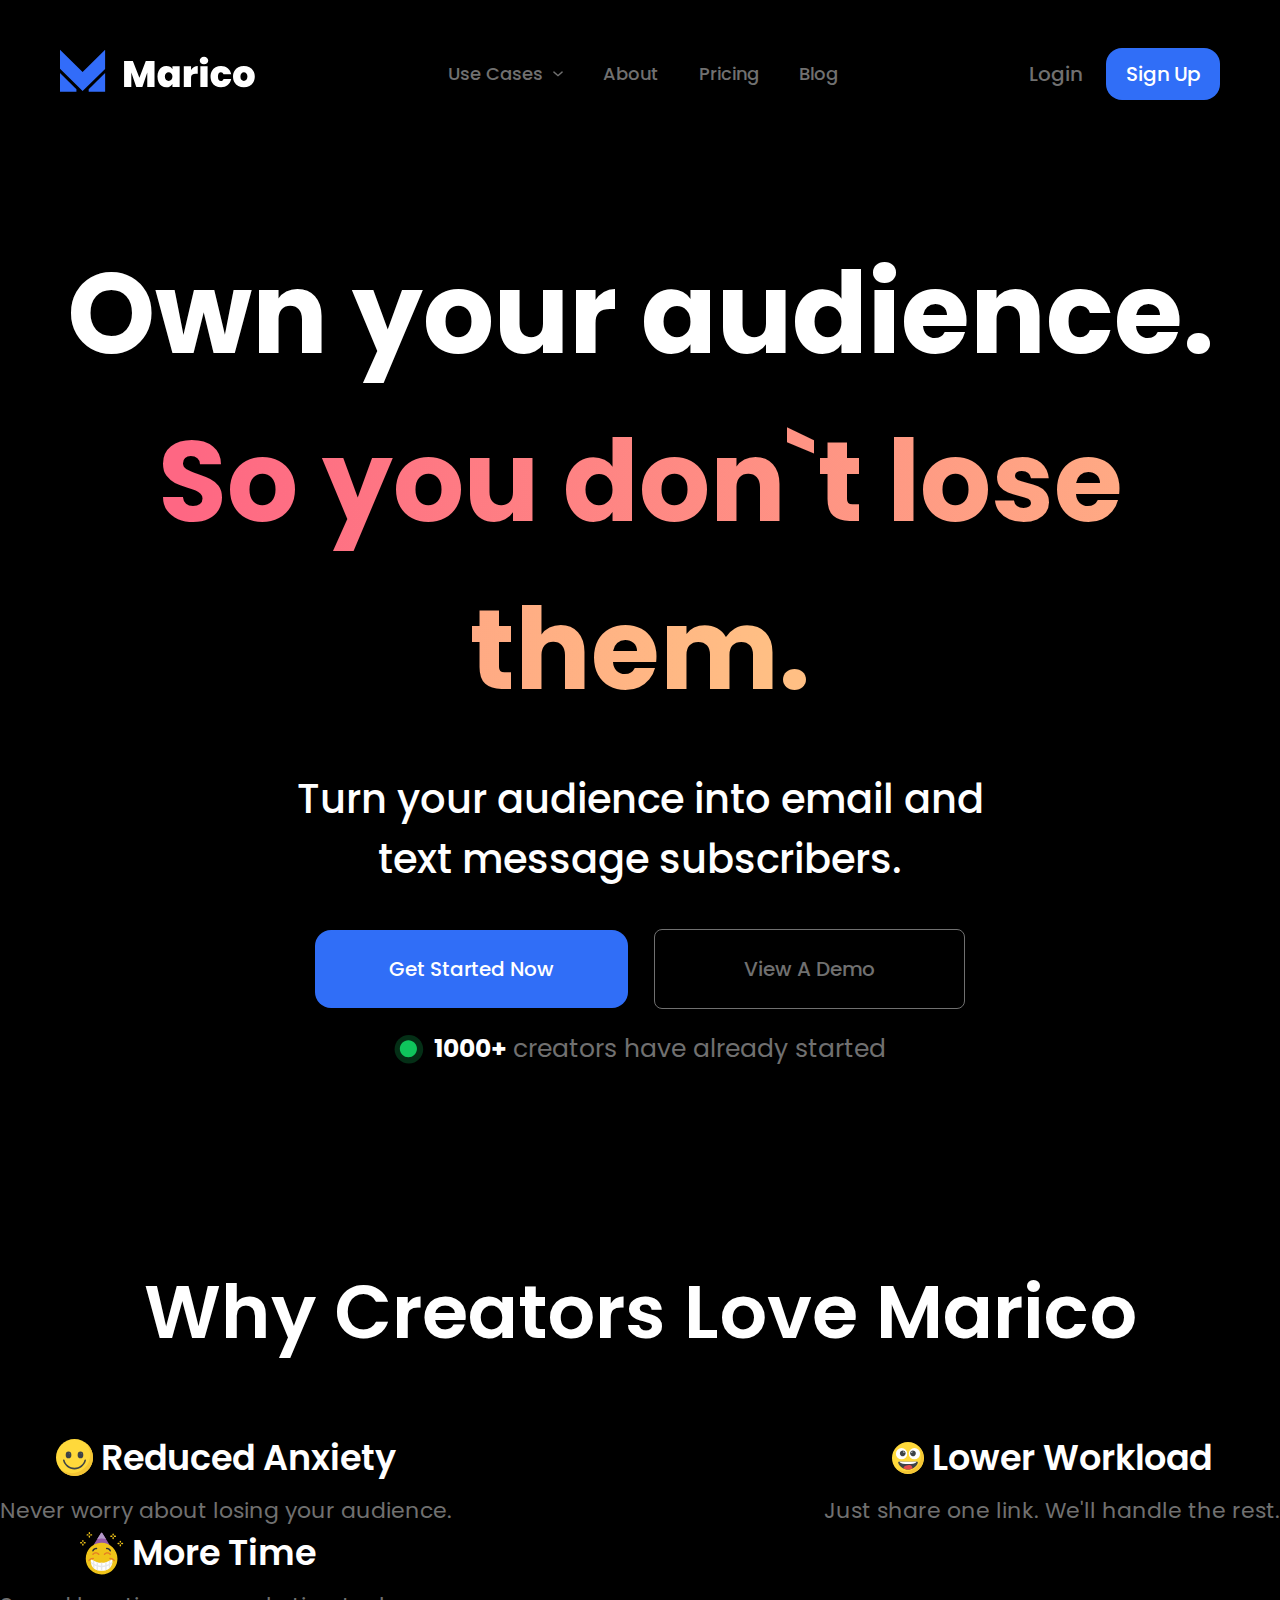
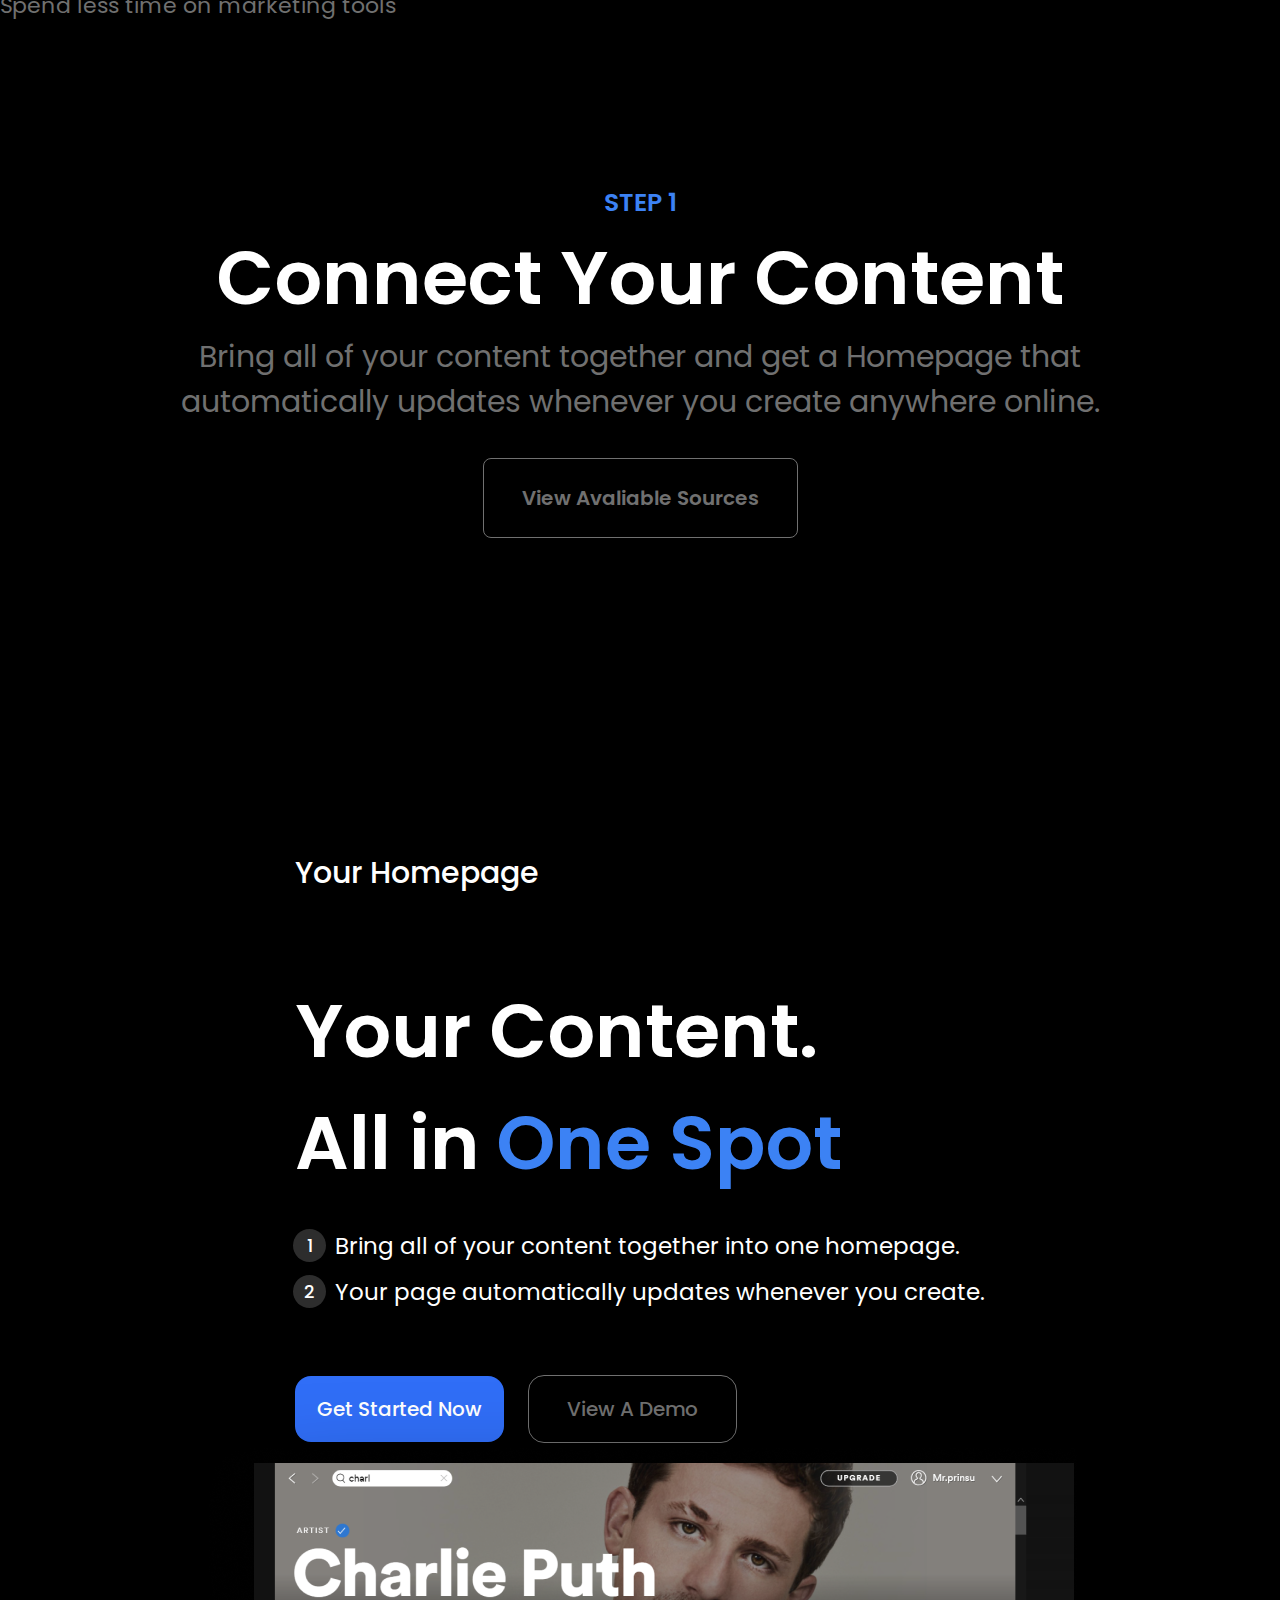
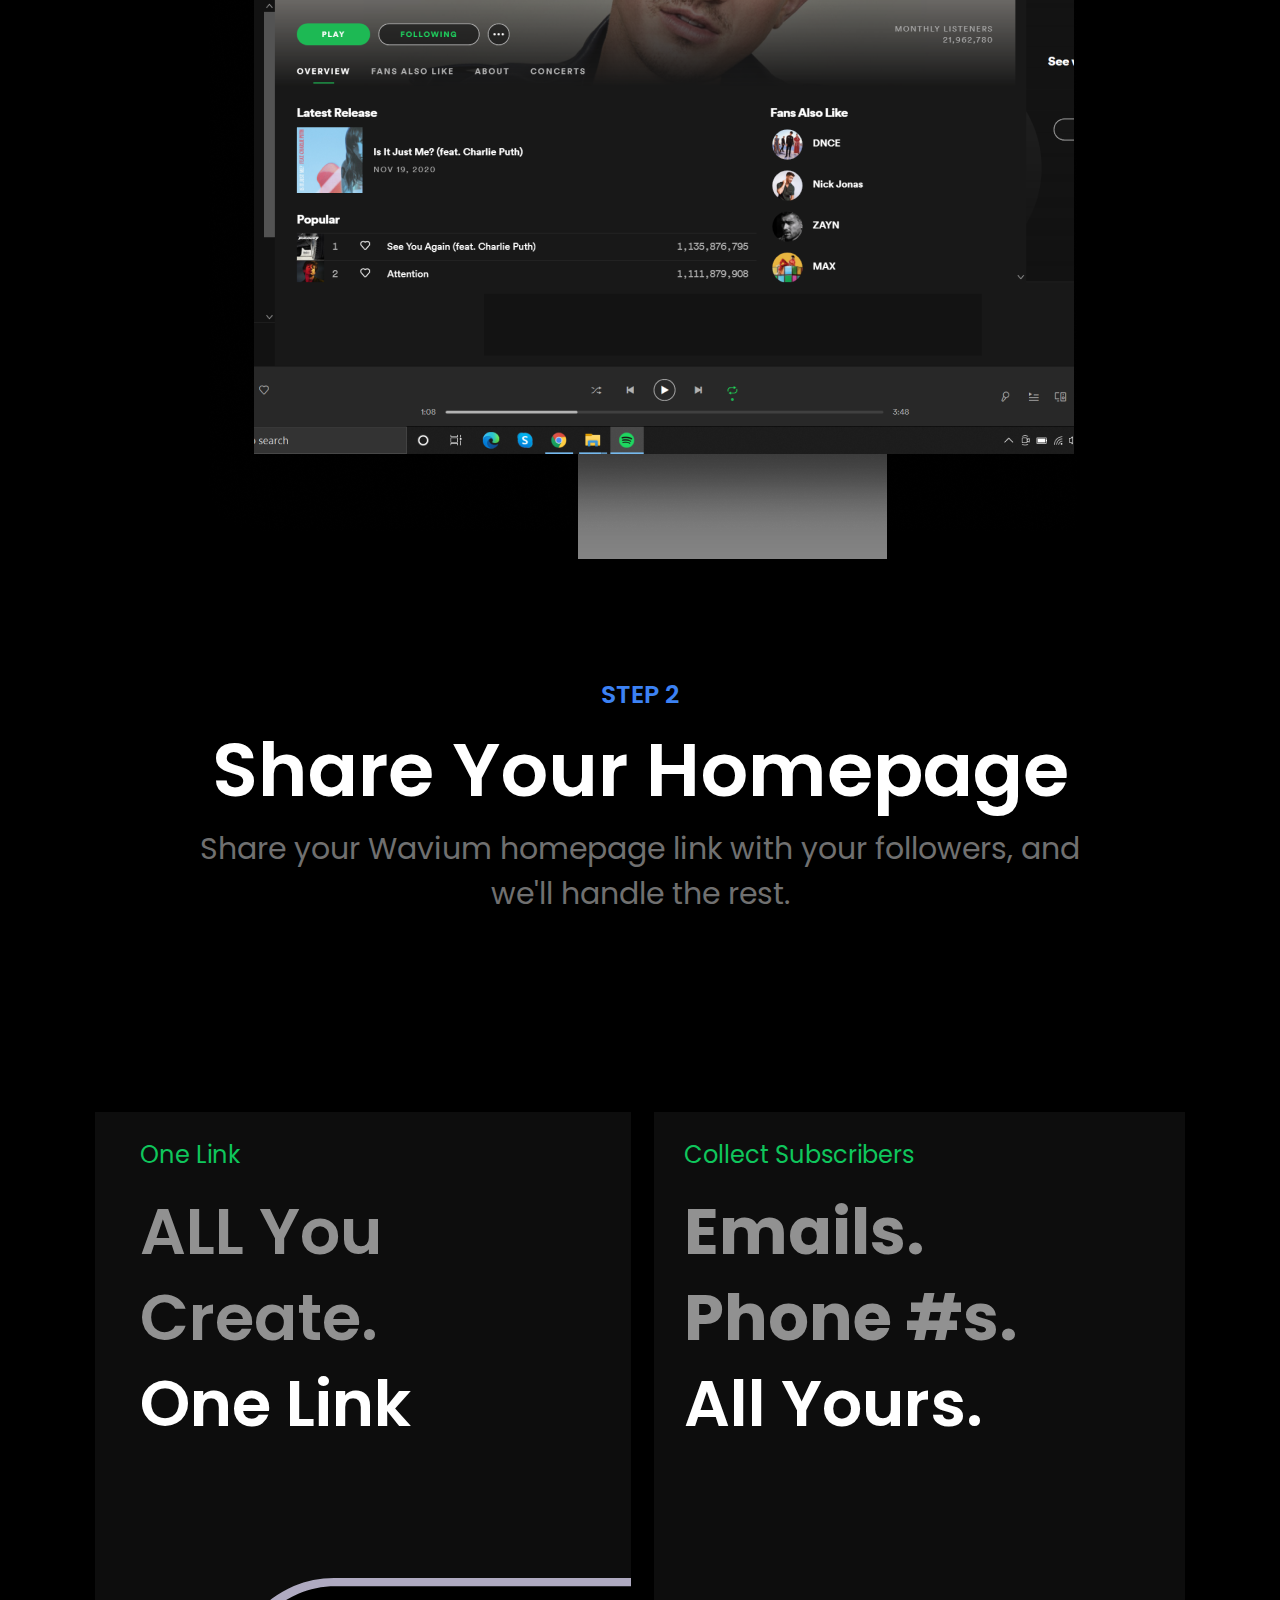
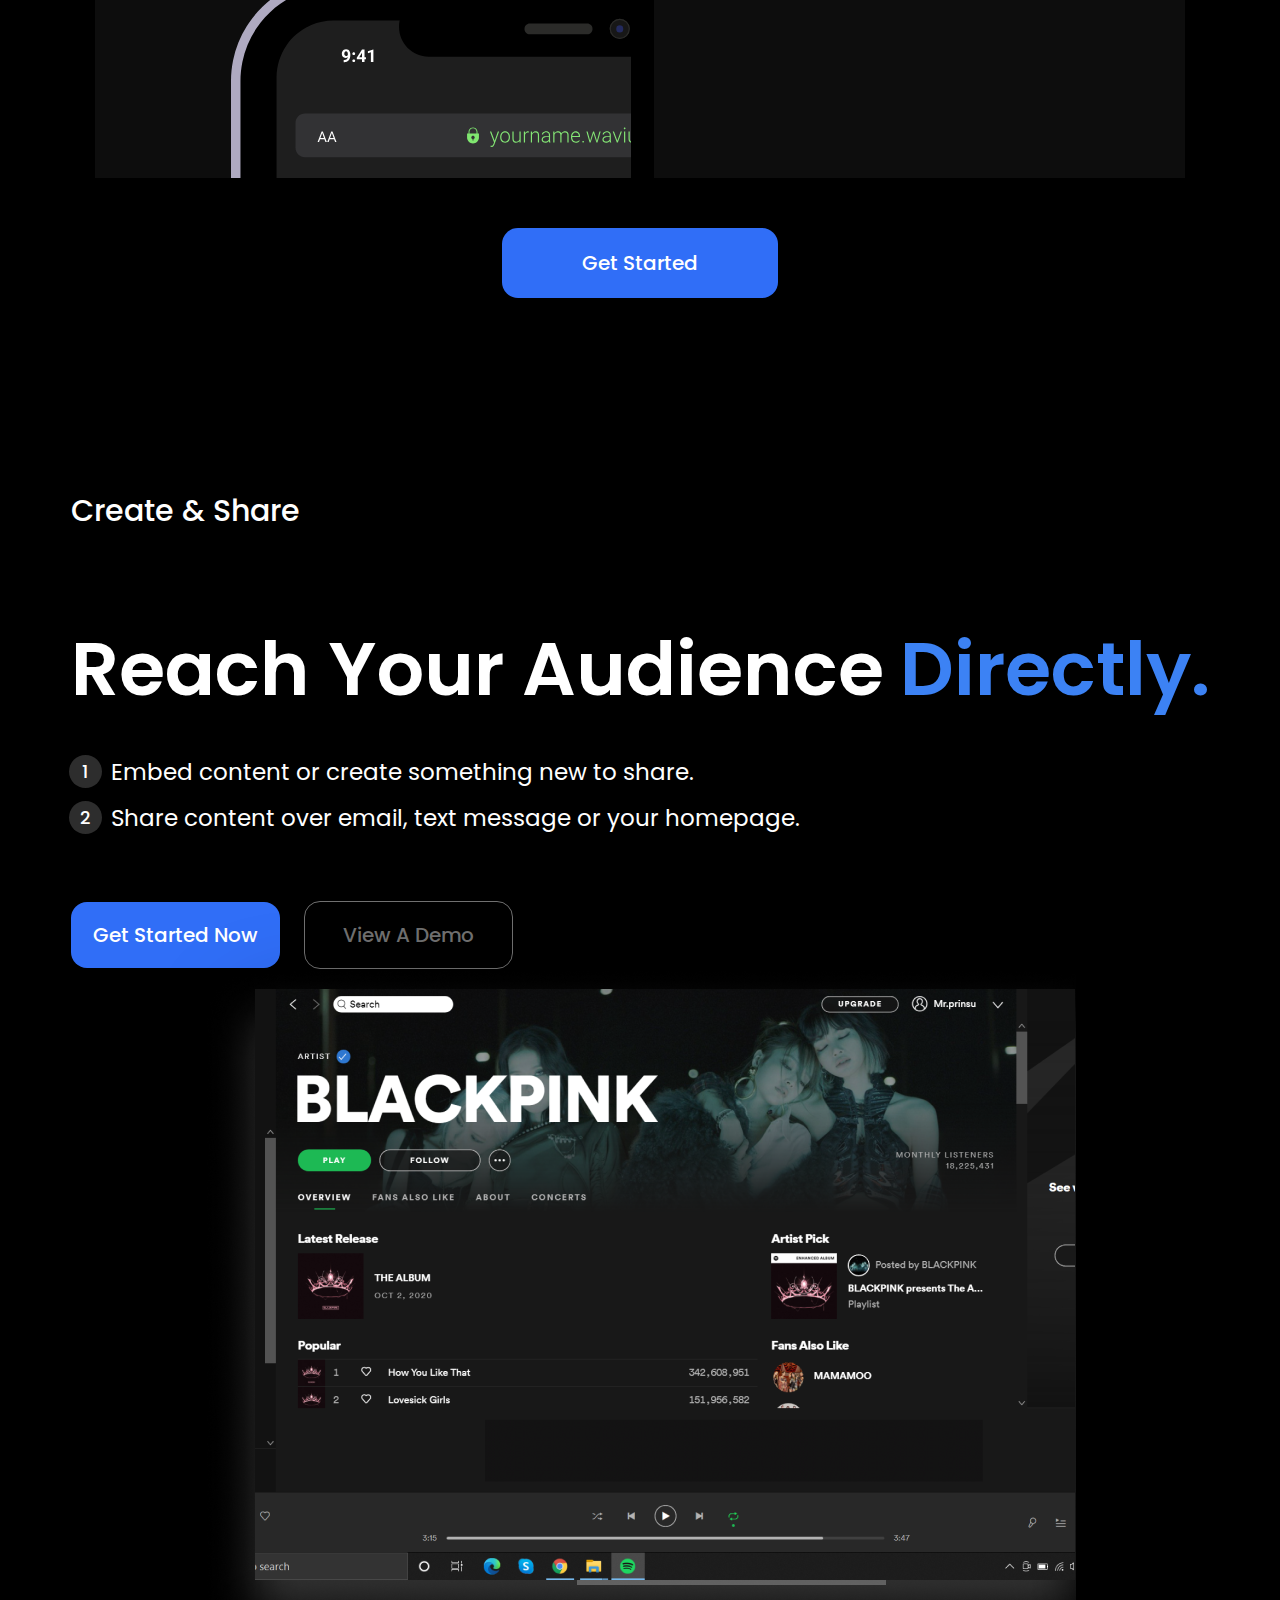
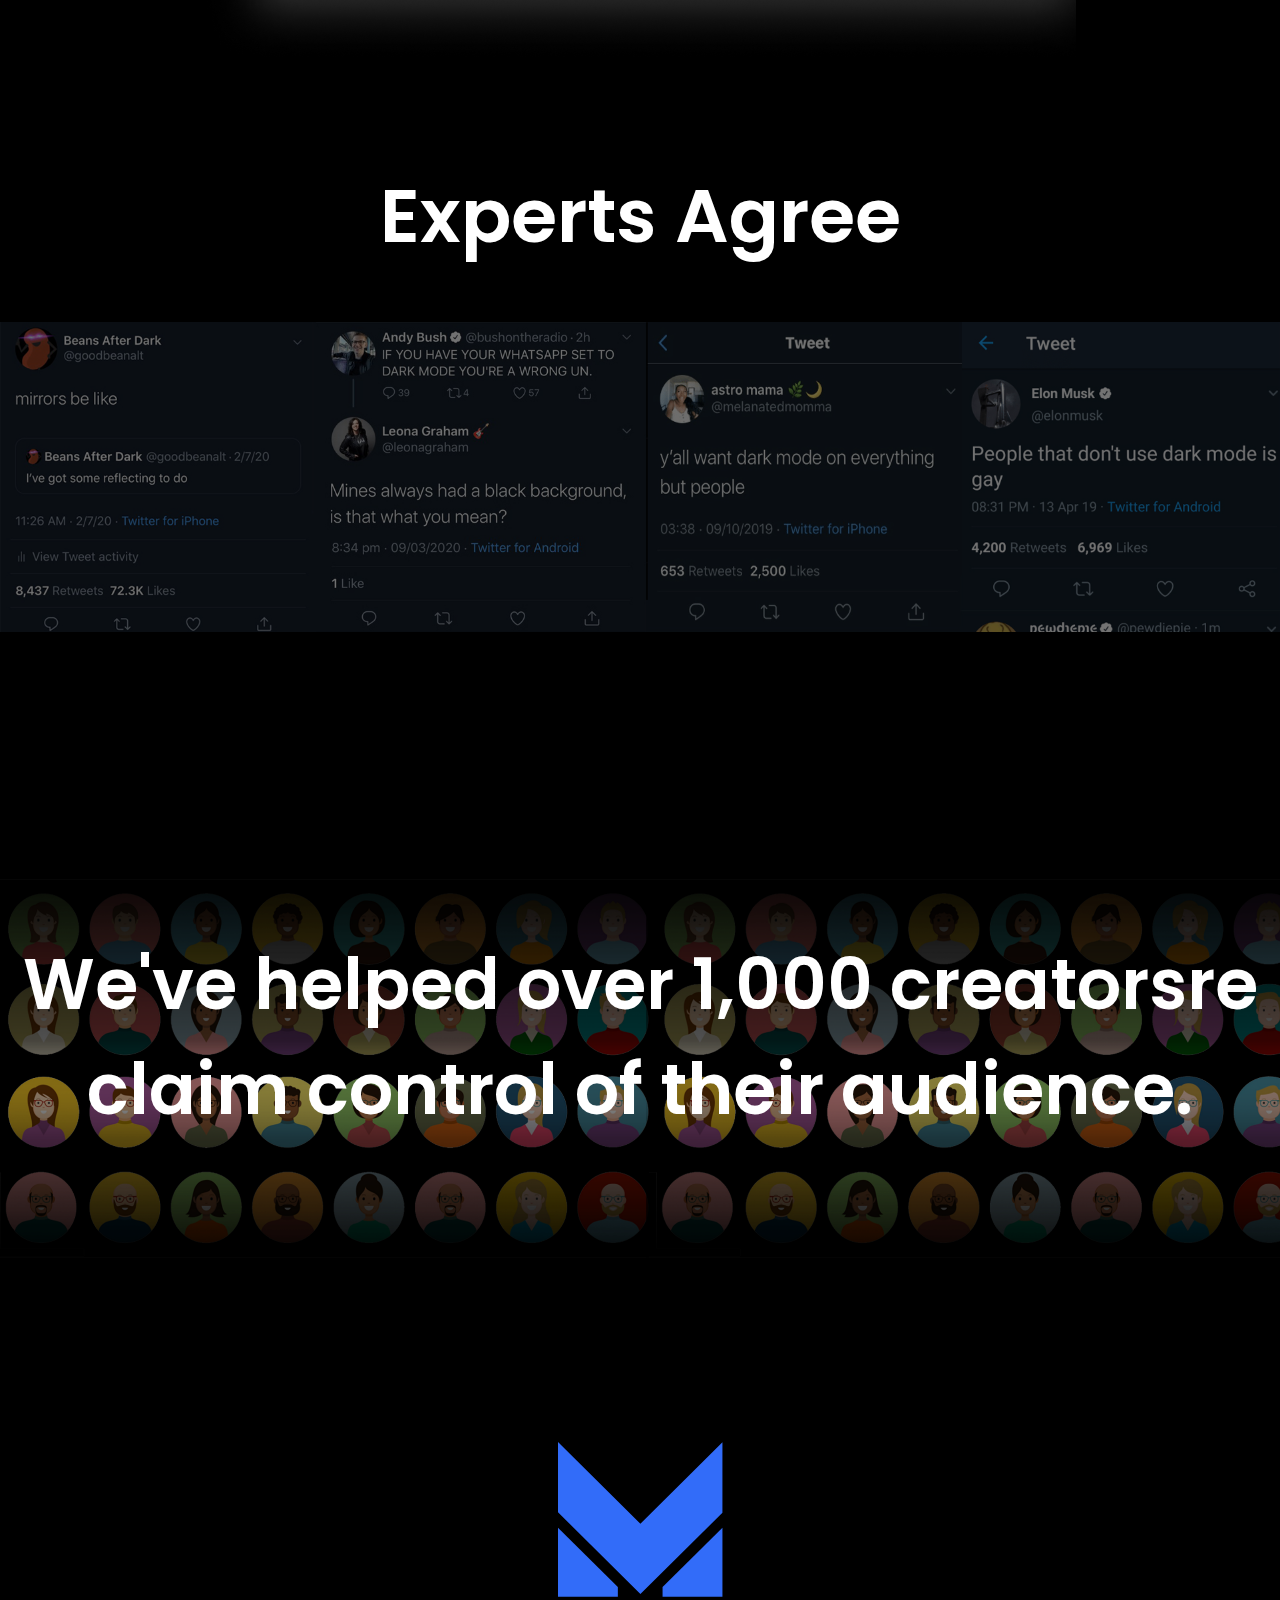
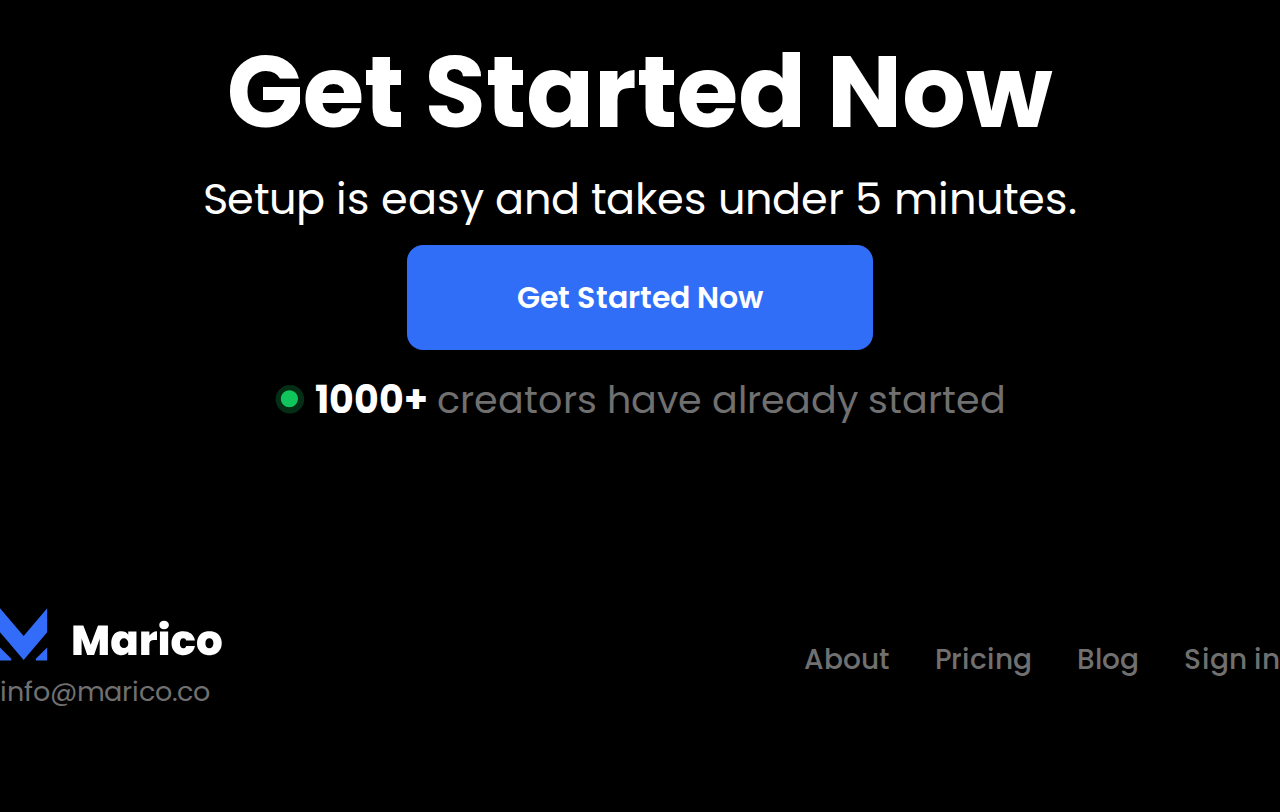
<file: index.html>
<!DOCTYPE html>
<html lang="en">
  <head>
    <meta charset="UTF-8" />
    <meta http-equiv="X-UA-Compatible" content="IE=edge" />
    <meta name="viewport" content="width=device-width, initial-scale=1.0" />
    <title>Marico</title>
    <link rel="preconnect" href="https://fonts.googleapis.com" />
    <link rel="preconnect" href="https://fonts.gstatic.com" crossorigin />
    <link rel="preconnect" href="https://fonts.googleapis.com" />
    <link rel="preconnect" href="https://fonts.gstatic.com" crossorigin />
    <link
      href="https://fonts.googleapis.com/css2?family=Poppins:wght@400;500;600;700;800&family=Roboto:wght@300;400;700;900&display=swap"
      rel="stylesheet"
    />
    <link rel="stylesheet" href="./css/style.min.css" />
  </head>

  <body class="main__body">
    <!-- Header -->
    <header>
      <!-- Navbar -->
      <nav>
        <div class="container">
          <div class="navbar">
            <div class="logo">
              <a href="./index.html"> <img src="./img/logo.svg" alt="marico logo" /> </a>
            </div>
            <ul class="menu">
              <div id="select">
                <input type="hidden" class="hidden__input" />
              </div>
              <li class="menu__item">
                <a href="./about.html" class="menu__item-link">About</a>
              </li>
              <li class="menu__item">
                <a href="./pricing.html" class="menu__item-link">Pricing</a>
              </li>
              <li class="menu__item">
                <a href="./blog.html" class="menu__item-link">Blog</a>
              </li>
            </ul>
            <div class="header__actions-wrapper">
              <div class="header__actions">
                <a href="#!" class="header__btn_log">Login</a>
              </div>
              <div class="header__actions">
                <a href="#!" class="button header__btn_sign">Sign Up</a>
              </div>
            </div>
            <div class="burger">
              <span></span>
            </div>
          </div>
        </div>
      </nav>
    </header>

    <!-- Main Page -->
    <main>
      <section class="hero">
        <div class="container__hero">
          <div class="hero__content">
            <h1 class="hero__title">
              Own your audience. <br />
              <span class="text-gradient">So you don`t lose them.</span>
            </h1>
          </div>
          <div class="subscribe">
            <h2 class="subscribe__title">
              Turn your audience into email and text message subscribers.
            </h2>
            <div class="subscribe__actions_wrapper">
              <div class="subscribe__actions">
                <a href="#!" class="button subscribe__btn_get">Get Started Now</a>
              </div>
              <div class="subscribe__actions">
                <a href="#!" class="subscribe__btn_view">View A Demo</a>
              </div>
            </div>
          </div>
          <div class="creators">
            <img class="creators__img" src="./img/dot.svg" alt="dot icon" />
            <p class="creators__text">
              <span class="creators__text-bold">1000+</span> creators have already started
            </p>
          </div>
        </div>
      </section>
      <section class="marico">
        <div class="container__marico">
          <h1 class="marico__title">Why Creators Love Marico</h1>
          <div class="marico__reason_wrapper">
            <div class="marico__reason">
              <div class="marico__top">
                <img src="./img/emoji-01.svg" alt="emoji" />
                <h2 class="marico__reason_title">Reduced Anxiety</h2>
              </div>
              <p class="marico__reason_description">Never worry about losing your audience.</p>
            </div>
            <div class="marico__reason">
              <div class="marico__top">
                <img src="./img/emoji-02.svg" alt="emoji" />
                <h2 class="marico__reason_title">Lower Workload</h2>
              </div>
              <p class="marico__reason_description">Just share one link. We'll handle the rest.</p>
            </div>
            <div class="marico__reason">
              <div class="marico__top">
                <img src="./img/emoji-03.svg" alt="emoji" />
                <h2 class="marico__reason_title">More Time</h2>
              </div>
              <p class="marico__reason_description">Spend less time on marketing tools</p>
            </div>
          </div>
          <div class="content">
            <h3 class="content__subtitle">Step 1</h3>
            <h4 class="content__title">Connect Your Content</h4>
            <p class="content__description">
              Bring all of your content together and get a Homepage that automatically updates
              whenever you create anywhere online.
            </p>
            <a href="#!" class="content__btn">View Avaliable Sources</a>
          </div>
        </div>
      </section>
      <section class="home">
        <div class="home-wrapper">
          <div class="left__side">
            <h1 class="home__subtitle">Your Homepage</h1>
            <h2 class="home__title">
              Your Content.<br />All in<span class="text-blue">One Spot</span>
            </h2>
            <ul class="home__list">
              <li class="home__item">Bring all of your content together into one homepage.</li>
              <li class="home__item">Your page automatically updates whenever you create.</li>
            </ul>
            <div class="home__actions">
              <div class="home__button">
                <a href="#!" class="button home__btn--fill">Get Started Now</a>
              </div>
              <div class="home__button">
                <a href="#!" class="home__btn--outline">View A Demo</a>
              </div>
            </div>
          </div>
          <div class="right__side">
            <img class="spotify__img" src="./img/chartest.png" alt="spotify-01" />
          </div>
        </div>
      </section>

      <section class="share">
        <div class="step">
          <h1 class="step__subtitle">Step 2</h1>
          <h2 class="step__title">Share Your Homepage</h2>
          <p class="step__description">
            Share your Wavium homepage link with your followers, and we'll handle the rest.
          </p>
        </div>
        <div class="share-info">
          <div class="one-link">
            <h2 class="one-link__subtitle">One Link</h2>
            <p class="one-link__text">
              ALL You Create. <br />
              <span class="text-bold--white">One Link</span>
            </p>
          </div>
          <div class="subscribes">
            <h3 class="subscribes__subtitle">Collect Subscribers</h3>
            <p class="subscribes__text">
              Emails. <br />
              Phone #s. <br />
              <span class="text-bold--white">All Yours.</span>
            </p>
          </div>
        </div>
        <div class="share__button">
          <a class="button share__btn" href="#!">Get Started</a>
        </div>
      </section>
      <section class="create">
        <div class="container__create">
          <div class="home-wrapper">
            <div class="left__side">
              <h1 class="home__subtitle">Create & Share</h1>
              <h2 class="home__title">
                Reach Your Audience<span class="text-blue">Directly.</span>
              </h2>
              <ul class="home__list">
                <li class="home__item">Embed content or create something new to share.</li>
                <li class="home__item">Share content over email, text message or your homepage.</li>
              </ul>
              <div class="home__actions">
                <div class="home__button">
                  <a href="#!" class="button home__btn--fill">Get Started Now</a>
                </div>
                <div class="home__button">
                  <a href="#!" class="home__btn--outline">View A Demo</a>
                </div>
              </div>
            </div>
            <div class="right__side right__side--sm">
              <img class="spotify__img" src="./img/chartest-02.png" alt="spotify-01" />
            </div>
          </div>
        </div>
      </section>

      <section class="expert">
        <div class="container__expert">
          <h1 class="expert__title">Experts Agree</h1>
          <div class="expert__agree">
            <img class="expert-img" src="./img/expert-agree.png" alt="expert agree" />
          </div>
        </div>
      </section>
      <section class="helped">
        <div class="hepled__container">
          <h3 class="helped__title">
            We've helped over 1,000 creatorsre claim control of their audience.
          </h3>
        </div>
      </section>

      <section class="started">
        <div class="container__started">
          <div class="started__logo">
            <img src="./img/started-logo.svg" alt="started logo" />
          </div>
          <div class="started__title">Get Started Now</div>
          <div class="started__subtitle">Setup is easy and takes under 5 minutes.</div>
          <div class="started__btn">
            <a class="button started__button" href="#!">Get Started Now</a>
          </div>
          <div class="creators">
            <img class="creators__img" src="./img/dot.svg" alt="dot icon" />
            <p class="creators__text--small">
              <span class="creators__text-bold--small">1000+</span> creators have already started
            </p>
          </div>
        </div>
      </section>
    </main>
    <!-- Footer -->
    <footer class="footer">
      <div class="container__footer">
        <div class="footer-wrapper">
          <div class="footer__logo">
            <a href="#!"><img src="./img/footer-logo.svg" alt="footer logo" /></a>
            <div class="footer__contact">
              <a class="footer__contact_link" href="mailto:info@marico.co">info@marico.co</a>
            </div>
          </div>
          <ul class="footer__list">
            <li class="footer__item"><a href="./about.html" class="footer__link">About</a></li>
            <li class="footer__item"><a href="./pricing.html" class="footer__link">Pricing</a></li>
            <li class="footer__item"><a href="./blog.html" class="footer__link">Blog</a></li>
            <li class="footer__item"><a href="#!" class="footer__link">Sign in</a></li>
          </ul>
        </div>
      </div>
    </footer>
  </body>

  <script src="./js/scripts.min.js"></script>
</html>
</file>
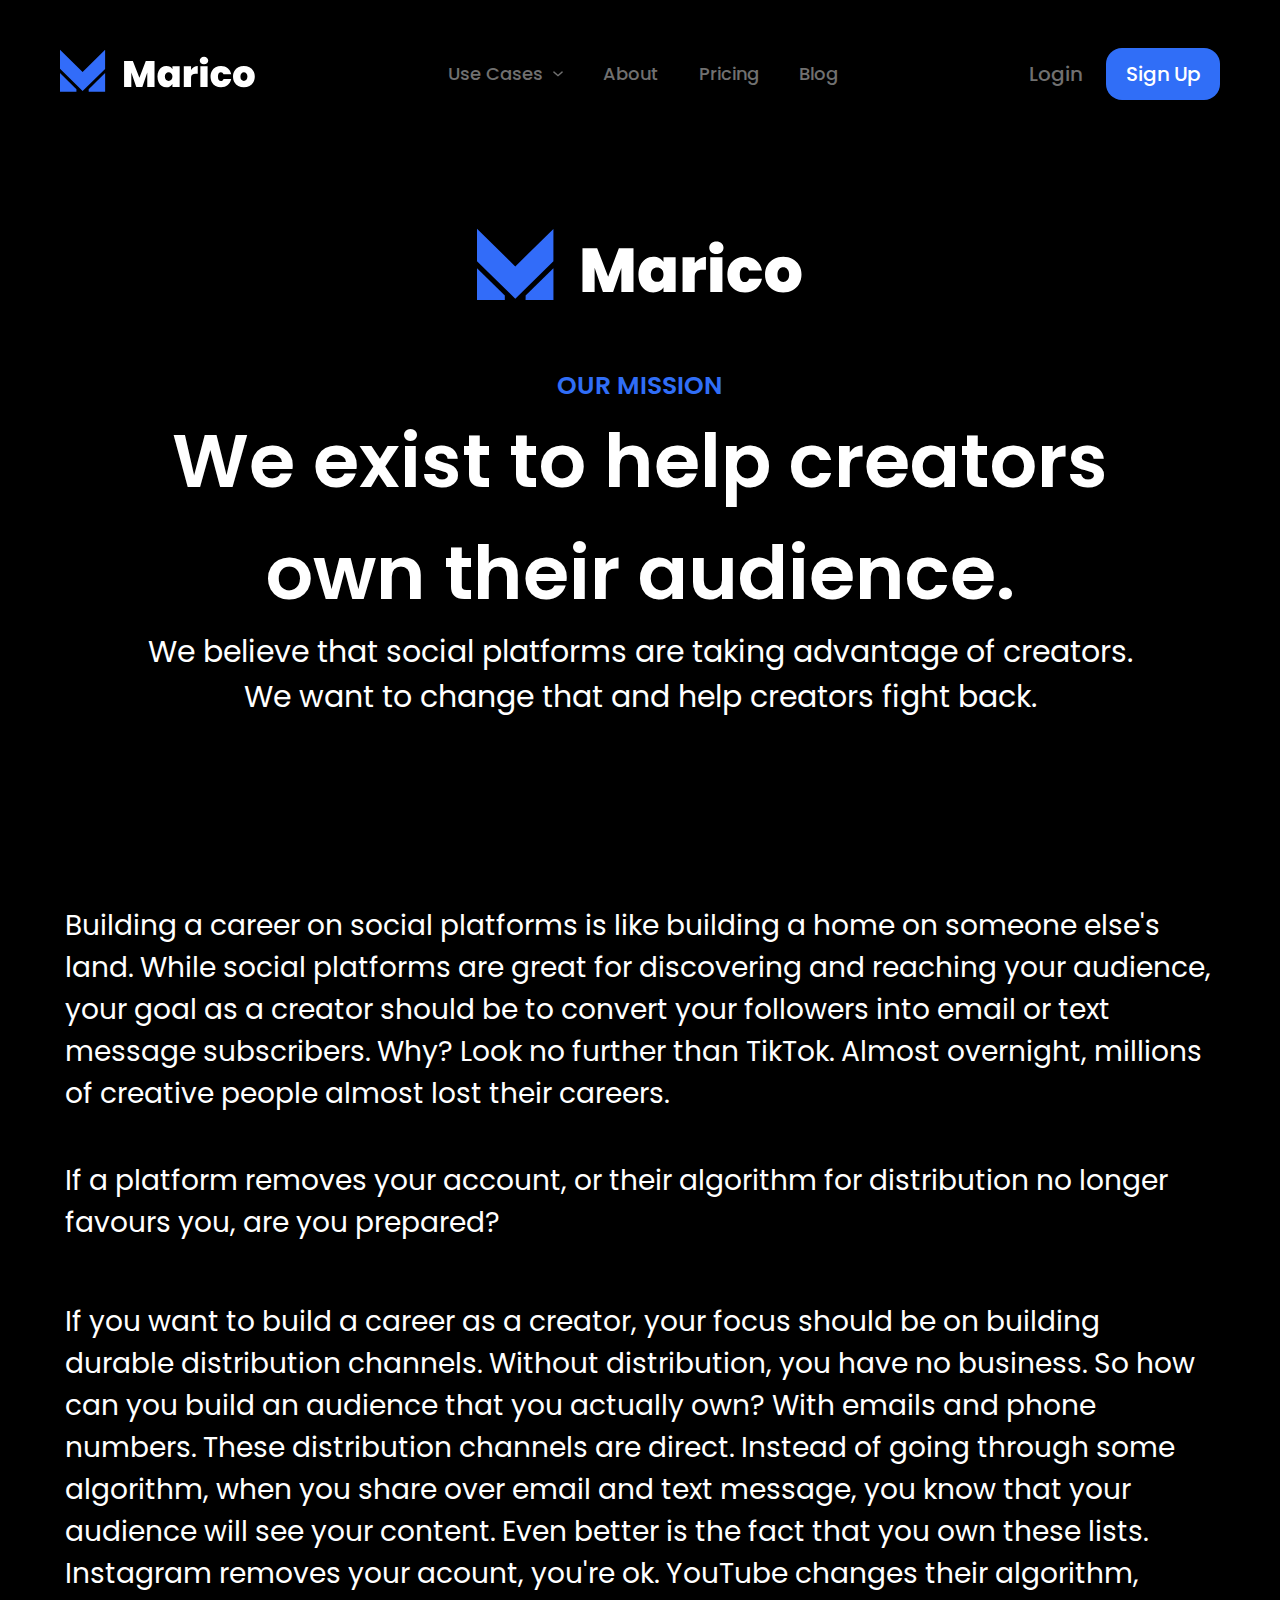
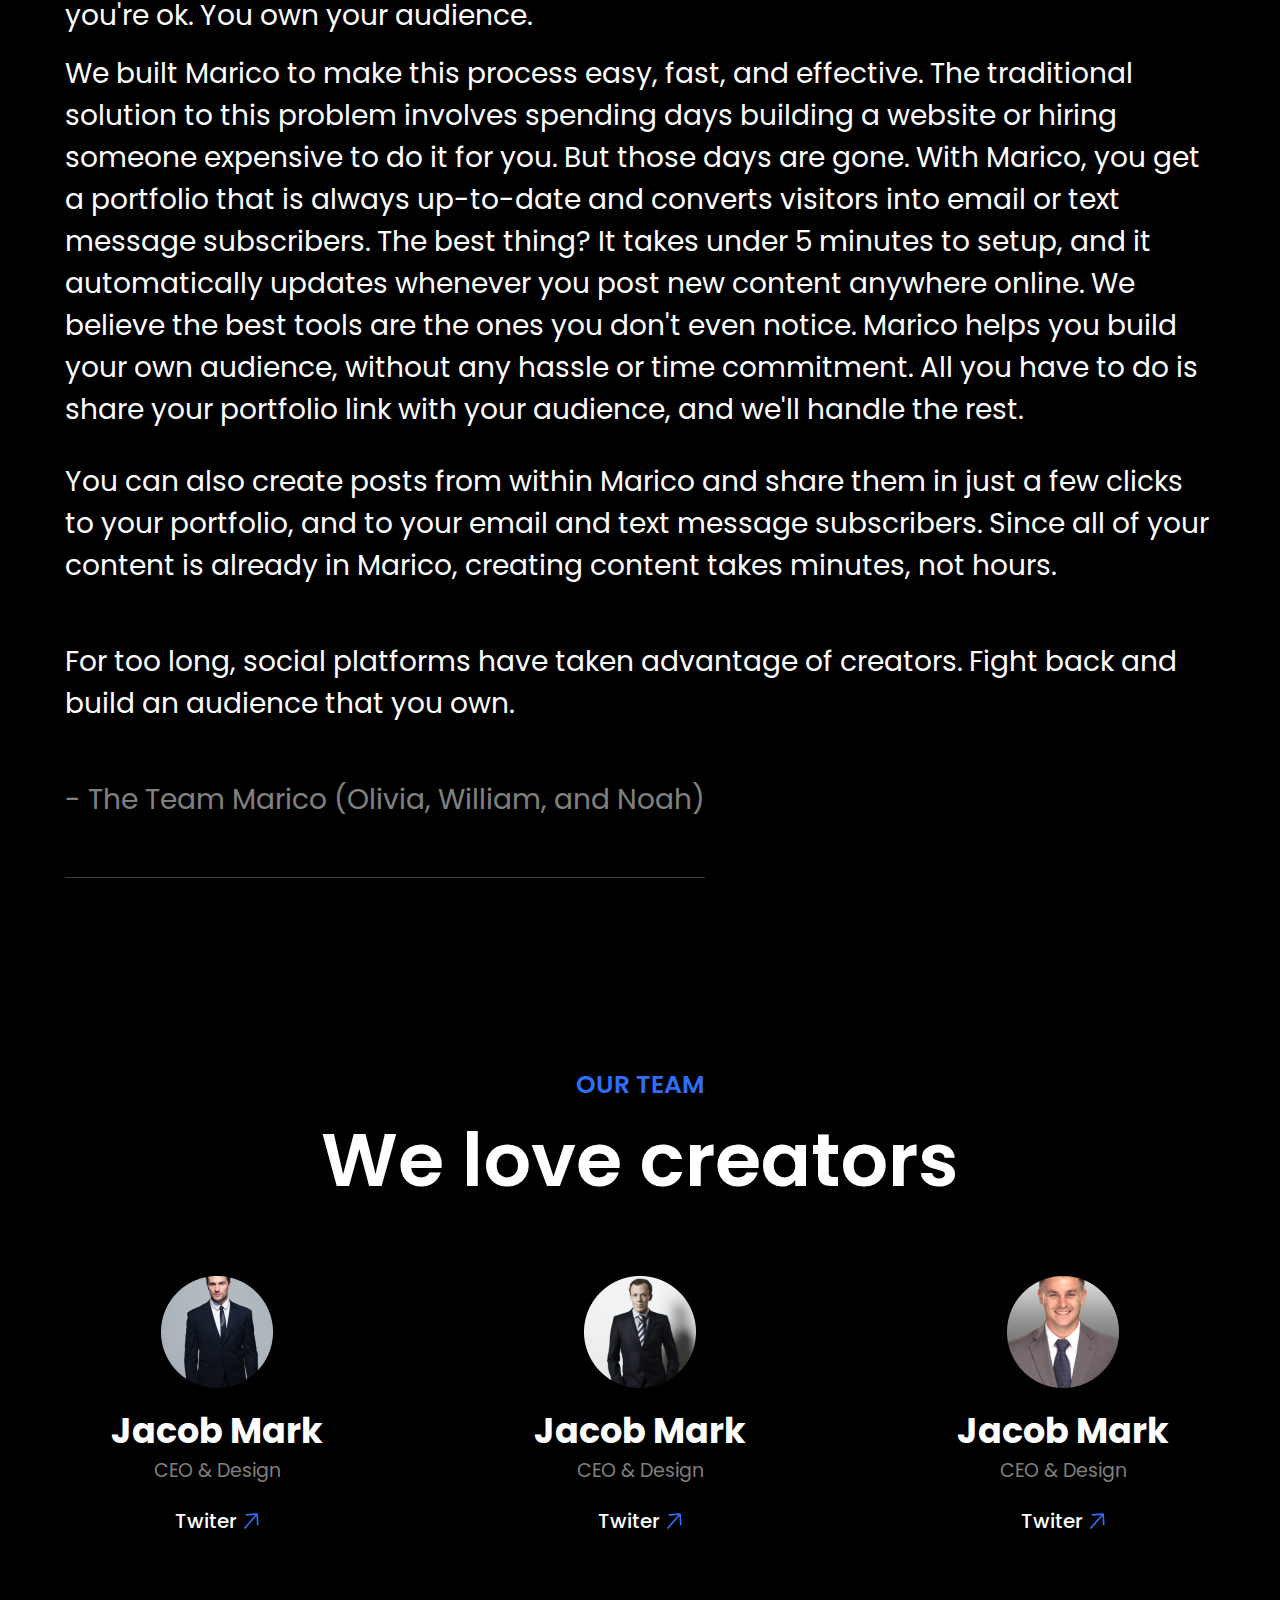
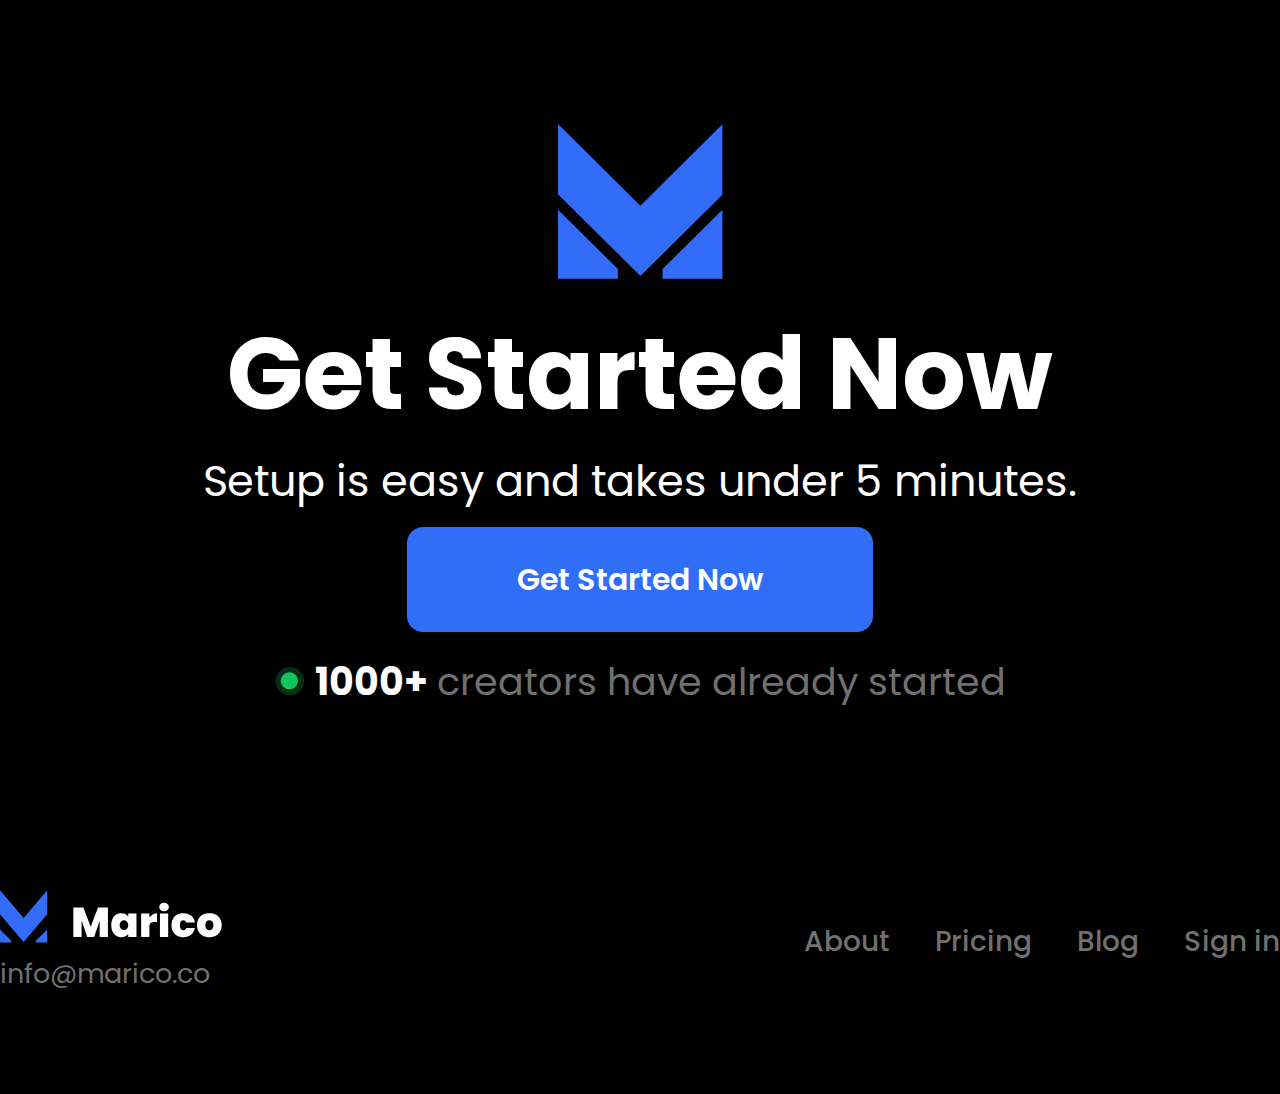
<file: about.html>
<!DOCTYPE html>
<html lang="en">
  <head>
    <meta charset="UTF-8" />
    <meta http-equiv="X-UA-Compatible" content="IE=edge" />
    <meta name="viewport" content="width=device-width, initial-scale=1.0" />
    <title>Marico</title>
    <link rel="preconnect" href="https://fonts.googleapis.com" />
    <link rel="preconnect" href="https://fonts.gstatic.com" crossorigin />
    <link rel="preconnect" href="https://fonts.googleapis.com" />
    <link rel="preconnect" href="https://fonts.gstatic.com" crossorigin />
    <link
      href="https://fonts.googleapis.com/css2?family=Poppins:wght@400;500;600;700;800&family=Roboto:wght@300;400;700;900&display=swap"
      rel="stylesheet"
    />
    <link rel="stylesheet" href="./css/style.min.css" />
  </head>

  <body class="main__body">
    <!-- Header -->
    <header>
  <!-- Navbar -->
  <nav>
    <div class="container">
      <div class="navbar">
        <div class="logo">
          <a href="./index.html"> <img src="./img/logo.svg" alt="marico logo" /> </a>
        </div>
        <ul class="menu">
          <div id="select">
            <input type="hidden" class="hidden__input" />
          </div>
          <li class="menu__item">
            <a href="./about.html" class="menu__item-link">About</a>
          </li>
          <li class="menu__item">
            <a href="./pricing.html" class="menu__item-link">Pricing</a>
          </li>
          <li class="menu__item">
            <a href="./blog.html" class="menu__item-link">Blog</a>
          </li>
        </ul>
        <div class="header__actions-wrapper">
          <div class="header__actions">
            <a href="#!" class="header__btn_log">Login</a>
          </div>
          <div class="header__actions">
            <a href="#!" class="button header__btn_sign">Sign Up</a>
          </div>
        </div>
        <div class="burger">
          <span></span>
        </div>
      </div>
    </div>
  </nav>
</header>


    <!-- Main Page -->
    <main><section class="about">
  <div class="about__logo">
    <img src="./img/about-logo.svg" alt="logo" />
  </div>
  <div class="about__content">
    <h2 class="about__content_subtitle">Our mission</h2>
    <h1 class="about__content_title">We exist to help creators own their audience.</h1>
    <p class="about__content_description">
      We believe that social platforms are taking advantage of creators. We want to change that and
      help creators fight back.
    </p>
  </div>
  <div class="about__description">
    <p class="about__deescription_text--mb45">
      Building a career on social platforms is like building a home on someone else's land. While
      social platforms are great for discovering and reaching your audience, your goal as a creator
      should be to convert your followers into email or text message subscribers. Why? Look no
      further than TikTok. Almost overnight, millions of creative people almost lost their careers.
    </p>
    <p class="about__deescription_text--mb57">
      If a platform removes your account, or their algorithm for distribution no longer favours you,
      are you prepared?
    </p>
    <p class="about__deescription_text--mb16">
      If you want to build a career as a creator, your focus should be on building durable
      distribution channels. Without distribution, you have no business. So how can you build an
      audience that you actually own? With emails and phone numbers. These distribution channels are
      direct. Instead of going through some algorithm, when you share over email and text message,
      you know that your audience will see your content. Even better is the fact that you own these
      lists. Instagram removes your acount, you're ok. YouTube changes their algorithm, you're ok.
      You own your audience.
    </p>
    <p class="about__deescription_text--mb30">
      We built Marico to make this process easy, fast, and effective. The traditional solution to
      this problem involves spending days building a website or hiring someone expensive to do it
      for you. But those days are gone. With Marico, you get a portfolio that is always up-to-date
      and converts visitors into email or text message subscribers. The best thing? It takes under 5
      minutes to setup, and it automatically updates whenever you post new content anywhere online.
      We believe the best tools are the ones you don't even notice. Marico helps you build your own
      audience, without any hassle or time commitment. All you have to do is share your portfolio
      link with your audience, and we'll handle the rest.
    </p>
    <p class="about__deescription_text--mb54">
      You can also create posts from within Marico and share them in just a few clicks to your
      portfolio, and to your email and text message subscribers. Since all of your content is
      already in Marico, creating content takes minutes, not hours.
    </p>
    <p class="about__deescription_text--mb54">
      For too long, social platforms have taken advantage of creators. Fight back and build an
      audience that you own.
    </p>
    <p class="about__deescription_text--mb56">- The Team Marico (Olivia, William, and Noah)</p>
  </div>
</section>
</main>
    <main><section class="team">
  <div class="container__team">
      <h2 class="team__subtitle">Our team</h2>
      <h1 class="team__title">We love creators</h1>
    <div class="profile-wrapper">
      <div class="profile">
        <div class="profile__avatar">
          <img src="./img/avatar-01.png" alt="avatar photo">
        </div>
        <div class="profile__name">Jacob Mark</div>
        <div class="profile__job">CEO & Design</div>
        <div class="profile__link">
          <a class="profile__social" href="#!">Twiter</a>
          <img src="./img/arrow.svg" alt="arrow">
        </div>
      </div>
      <div class="profile">
        <div class="profile__avatar">
          <img src="./img/avatar-02.png" alt="avatar photo">
        </div>
        <div class="profile__name">Jacob Mark</div>
        <div class="profile__job">CEO & Design</div>
        <div class="profile__link">
          <a class="profile__social" href="#!">Twiter</a>
          <img src="./img/arrow.svg" alt="arrow">
        </div>
      </div>
      <div class="profile">
        <div class="profile__avatar">
          <img src="./img/avatar-03.png" alt="avatar photo">
        </div>
        <div class="profile__name">Jacob Mark</div>
        <div class="profile__job">CEO & Design</div>
        <div class="profile__link">
        <a class="profile__social" href="#!">Twiter</a>
        <img src="./img/arrow.svg" alt="arrow">
      </div>
      </div>
    </div>
  </div>
</div>
</section>
</main>
    <main><section class="started">
  <div class="container__started">
    <div class="started__logo">
      <img src="./img/started-logo.svg" alt="started logo" />
    </div>
    <div class="started__title">Get Started Now</div>
    <div class="started__subtitle">Setup is easy and takes under 5 minutes.</div>
    <div class="started__btn">
      <a class="button started__button" href="#!">Get Started Now</a>
    </div>
    <div class="creators">
      <img class="creators__img" src="./img/dot.svg" alt="dot icon" />
      <p class="creators__text--small">
        <span class="creators__text-bold--small">1000+</span> creators have already started
      </p>
    </div>
  </div>
</section>
</main>
    <!-- Footer -->
    <footer class="footer">
  <div class="container__footer">
    <div class="footer-wrapper">
      <div class="footer__logo">
        <a href="#!"><img src="./img/footer-logo.svg" alt="footer logo" /></a>
        <div class="footer__contact">
          <a class="footer__contact_link" href="mailto:info@marico.co">info@marico.co</a>
        </div>
      </div>
      <ul class="footer__list">
        <li class="footer__item"><a href="./about.html" class="footer__link">About</a></li>
        <li class="footer__item"><a href="./pricing.html" class="footer__link">Pricing</a></li>
        <li class="footer__item"><a href="./blog.html" class="footer__link">Blog</a></li>
        <li class="footer__item"><a href="#!" class="footer__link">Sign in</a></li>
      </ul>
    </div>
  </div>
</footer>

  </body>

  <script src="./js/scripts.min.js"></script>
</html>
</file>
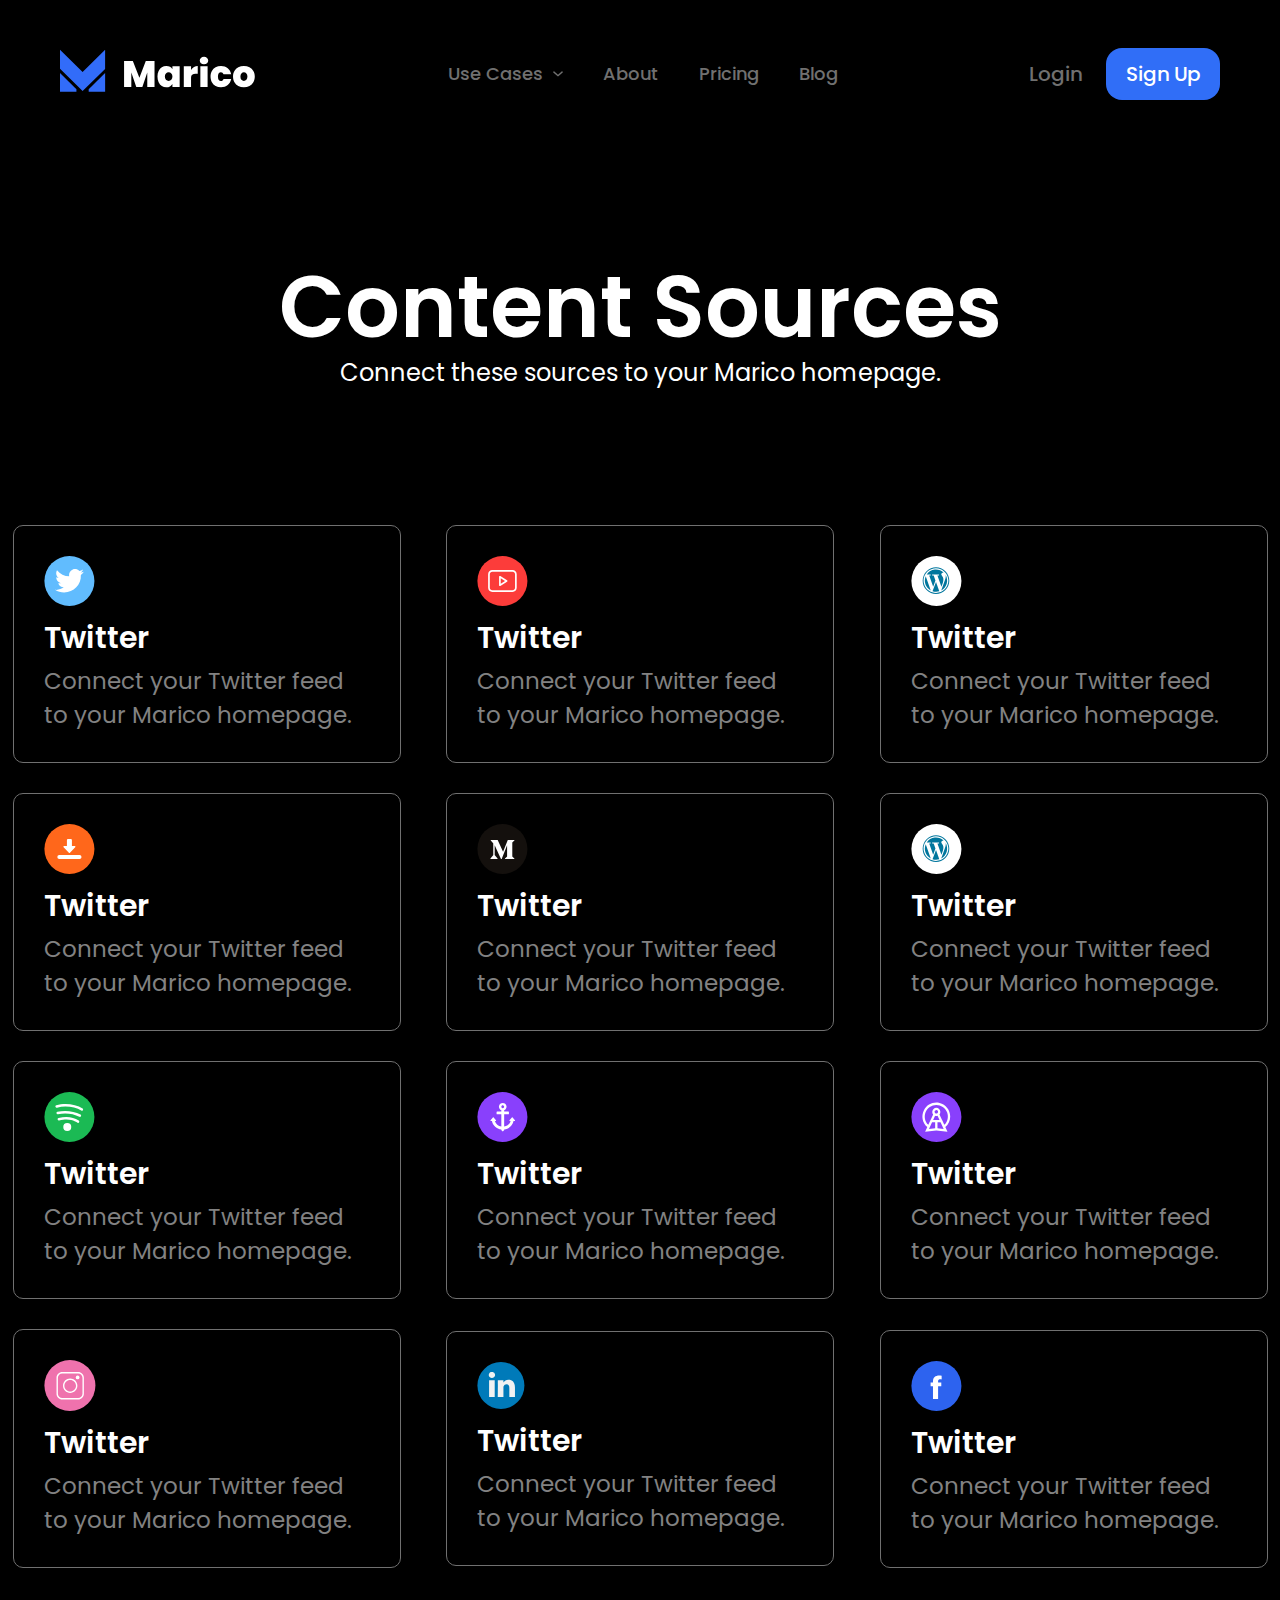
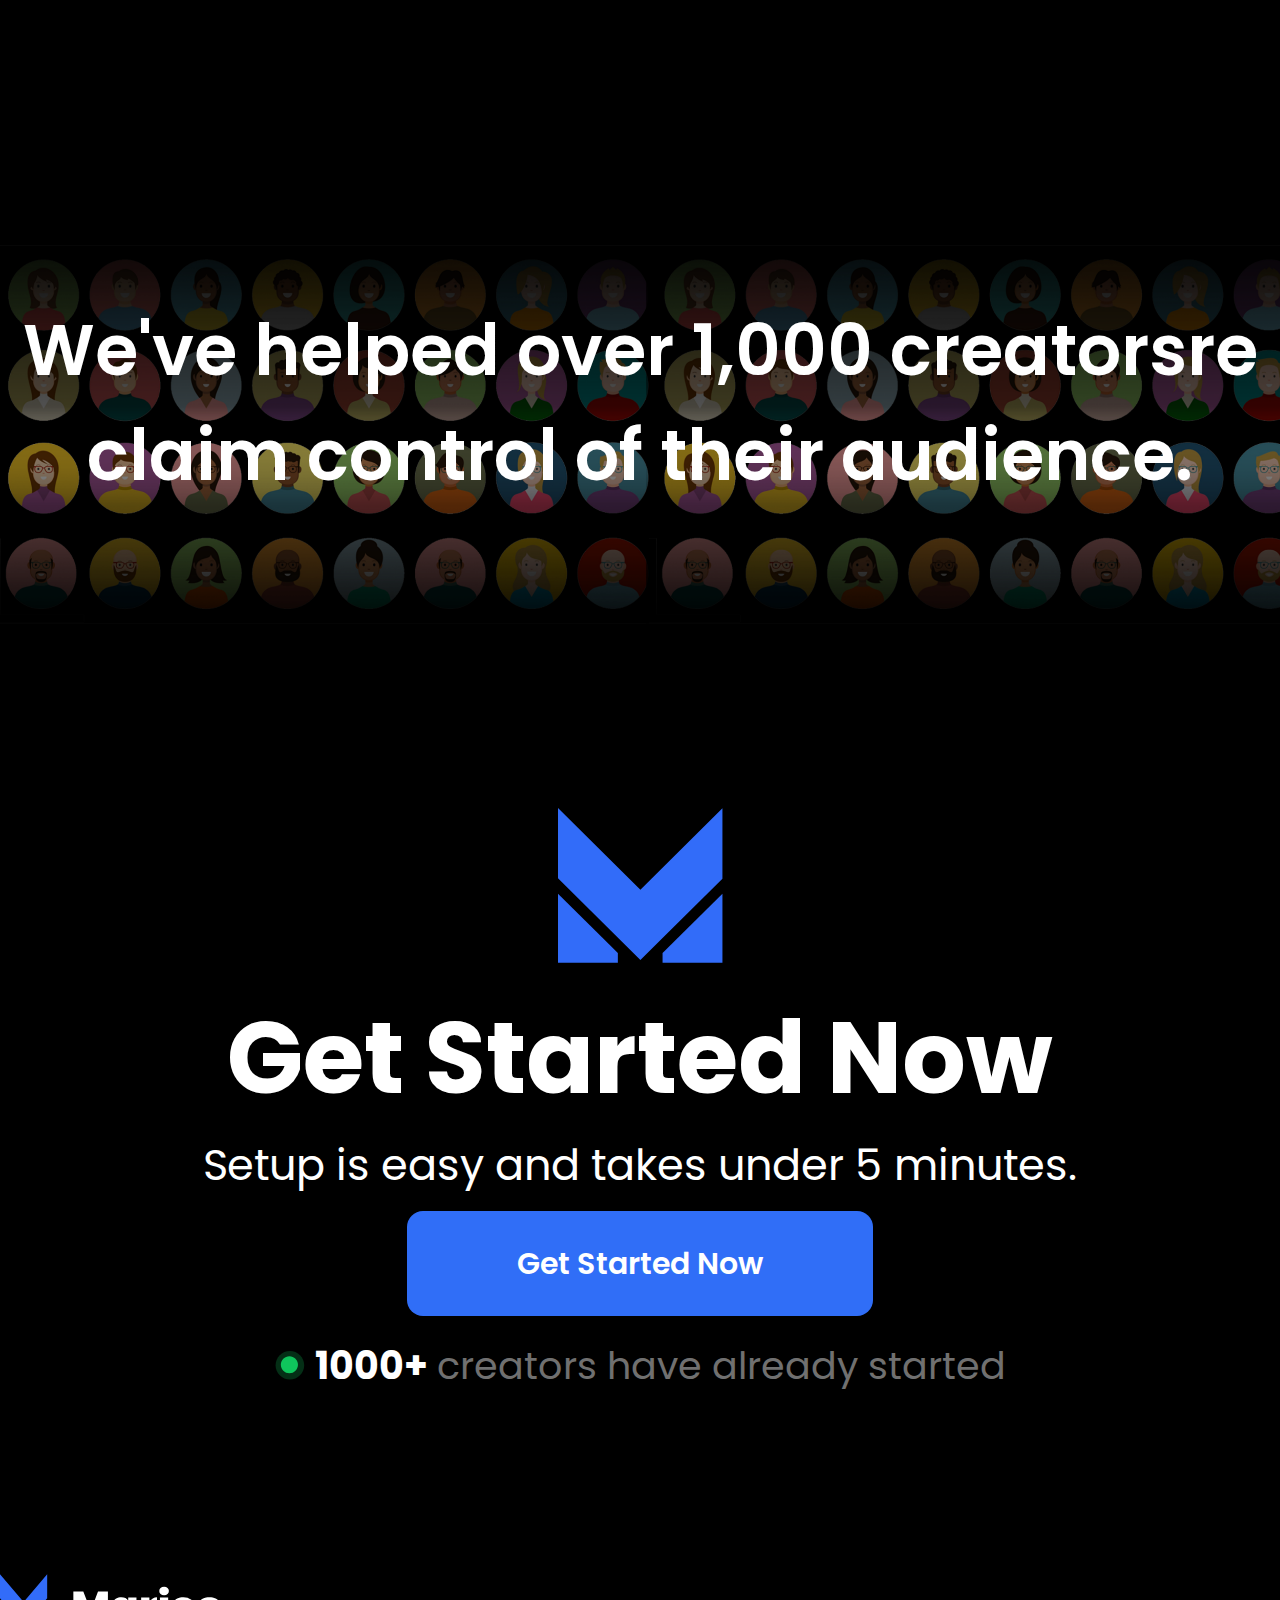
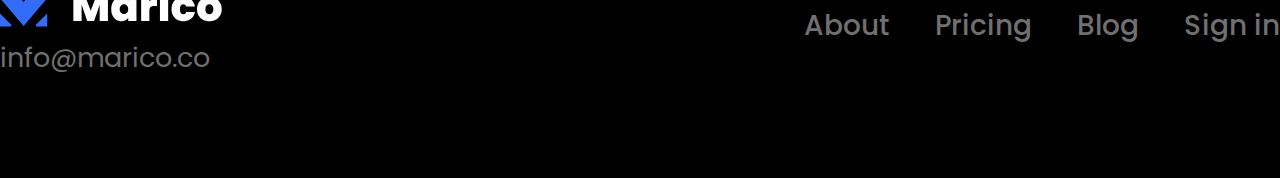
<file: blog.html>
<!DOCTYPE html>
<html lang="en">
  <head>
    <meta charset="UTF-8" />
    <meta http-equiv="X-UA-Compatible" content="IE=edge" />
    <meta name="viewport" content="width=device-width, initial-scale=1.0" />
    <title>Marico</title>
    <link rel="preconnect" href="https://fonts.googleapis.com" />
    <link rel="preconnect" href="https://fonts.gstatic.com" crossorigin />
    <link rel="preconnect" href="https://fonts.googleapis.com" />
    <link rel="preconnect" href="https://fonts.gstatic.com" crossorigin />
    <link
      href="https://fonts.googleapis.com/css2?family=Poppins:wght@400;500;600;700;800&family=Roboto:wght@300;400;700;900&display=swap"
      rel="stylesheet"
    />
    <link rel="stylesheet" href="./css/style.min.css" />
  </head>

  <body class="main__body">
    <!-- Header -->
    <header>
      <!-- Navbar -->
      <nav>
        <div class="container">
          <div class="navbar">
            <div class="logo">
              <a href="./index.html"> <img src="./img/logo.svg" alt="marico logo" /> </a>
            </div>
            <ul class="menu">
              <div id="select">
                <input type="hidden" class="hidden__input" />
              </div>
              <li class="menu__item">
                <a href="./about.html" class="menu__item-link">About</a>
              </li>
              <li class="menu__item">
                <a href="./pricing.html" class="menu__item-link">Pricing</a>
              </li>
              <li class="menu__item">
                <a href="./blog.html" class="menu__item-link">Blog</a>
              </li>
            </ul>
            <div class="header__actions-wrapper">
              <div class="header__actions">
                <a href="#!" class="header__btn_log">Login</a>
              </div>
              <div class="header__actions">
                <a href="#!" class="button header__btn_sign">Sign Up</a>
              </div>
            </div>
            <div class="burger">
              <span></span>
            </div>
          </div>
        </div>
      </nav>
    </header>

    <!-- Main Page -->
    <main>
      <section class="blog">
        <div class="container__blog">
          <div class="content">
            <h1 class="content-blog__title">Content Sources</h1>
            <p class="content-blog__subtitle">Connect these sources to your Marico homepage.</p>
          </div>
          <div class="wrapper">
            <div class="social-card">
              <img src="./img/twittere.svg" alt="twitter" />
              <h3 class="social-card__link">Twitter</h3>
              <p class="social-card__text">Connect your Twitter feed to your Marico homepage.</p>
            </div>
            <div class="social-card">
              <img src="./img/youtube.svg" alt="youtube" />
              <h3 class="social-card__link">Twitter</h3>
              <p class="social-card__text">Connect your Twitter feed to your Marico homepage.</p>
            </div>
            <div class="social-card">
              <img src="./img/wordpress.svg" alt="wordpress" />
              <h3 class="social-card__link">Twitter</h3>
              <p class="social-card__text">Connect your Twitter feed to your Marico homepage.</p>
            </div>
          </div>
          <div class="wrapper">
            <div class="social-card">
              <img src="./img/substack.svg" alt="substack" />
              <h3 class="social-card__link">Twitter</h3>
              <p class="social-card__text">Connect your Twitter feed to your Marico homepage.</p>
            </div>
            <div class="social-card">
              <img src="./img/medium.svg" alt="medium" />
              <h3 class="social-card__link">Twitter</h3>
              <p class="social-card__text">Connect your Twitter feed to your Marico homepage.</p>
            </div>
            <div class="social-card">
              <img src="./img/wordpress.svg" alt="wordpress" />
              <h3 class="social-card__link">Twitter</h3>
              <p class="social-card__text">Connect your Twitter feed to your Marico homepage.</p>
            </div>
          </div>
          <div class="wrapper">
            <div class="social-card">
              <img src="./img/spotify.svg" alt="spotify" />
              <h3 class="social-card__link">Twitter</h3>
              <p class="social-card__text">Connect your Twitter feed to your Marico homepage.</p>
            </div>
            <div class="social-card">
              <img src="./img/anchor.svg" alt="anchor" />
              <h3 class="social-card__link">Twitter</h3>
              <p class="social-card__text">Connect your Twitter feed to your Marico homepage.</p>
            </div>
            <div class="social-card">
              <img src="./img/apple.svg" alt="apple" />
              <h3 class="social-card__link">Twitter</h3>
              <p class="social-card__text">Connect your Twitter feed to your Marico homepage.</p>
            </div>
          </div>
          <div class="wrapper">
            <div class="social-card">
              <img src="./img/instagram.svg" alt="instagram" />
              <h3 class="social-card__link">Twitter</h3>
              <p class="social-card__text">Connect your Twitter feed to your Marico homepage.</p>
            </div>
            <div class="social-card">
              <img src="./img/linkedin.svg" alt="link" />
              <h3 class="social-card__link">Twitter</h3>
              <p class="social-card__text">Connect your Twitter feed to your Marico homepage.</p>
            </div>
            <div class="social-card">
              <img src="./img/facebook.svg" alt="facebook" />
              <h3 class="social-card__link">Twitter</h3>
              <p class="social-card__text">Connect your Twitter feed to your Marico homepage.</p>
            </div>
          </div>
        </div>
      </section>
      <section class="helped">
        <div class="hepled__container">
          <h3 class="helped__title">
            We've helped over 1,000 creatorsre claim control of their audience.
          </h3>
        </div>
      </section>

      <section class="started">
        <div class="container__started">
          <div class="started__logo">
            <img src="./img/started-logo.svg" alt="started logo" />
          </div>
          <div class="started__title">Get Started Now</div>
          <div class="started__subtitle">Setup is easy and takes under 5 minutes.</div>
          <div class="started__btn">
            <a class="button started__button" href="#!">Get Started Now</a>
          </div>
          <div class="creators">
            <img class="creators__img" src="./img/dot.svg" alt="dot icon" />
            <p class="creators__text--small">
              <span class="creators__text-bold--small">1000+</span> creators have already started
            </p>
          </div>
        </div>
      </section>
    </main>
    <!-- Footer -->
    <footer class="footer">
      <div class="container__footer">
        <div class="footer-wrapper">
          <div class="footer__logo">
            <a href="#!"><img src="./img/footer-logo.svg" alt="footer logo" /></a>
            <div class="footer__contact">
              <a class="footer__contact_link" href="mailto:info@marico.co">info@marico.co</a>
            </div>
          </div>
          <ul class="footer__list">
            <li class="footer__item"><a href="./about.html" class="footer__link">About</a></li>
            <li class="footer__item"><a href="./pricing.html" class="footer__link">Pricing</a></li>
            <li class="footer__item"><a href="./blog.html" class="footer__link">Blog</a></li>
            <li class="footer__item"><a href="#!" class="footer__link">Sign in</a></li>
          </ul>
        </div>
      </div>
    </footer>
  </body>

  <script src="./js/scripts.min.js"></script>
</html>
</file>
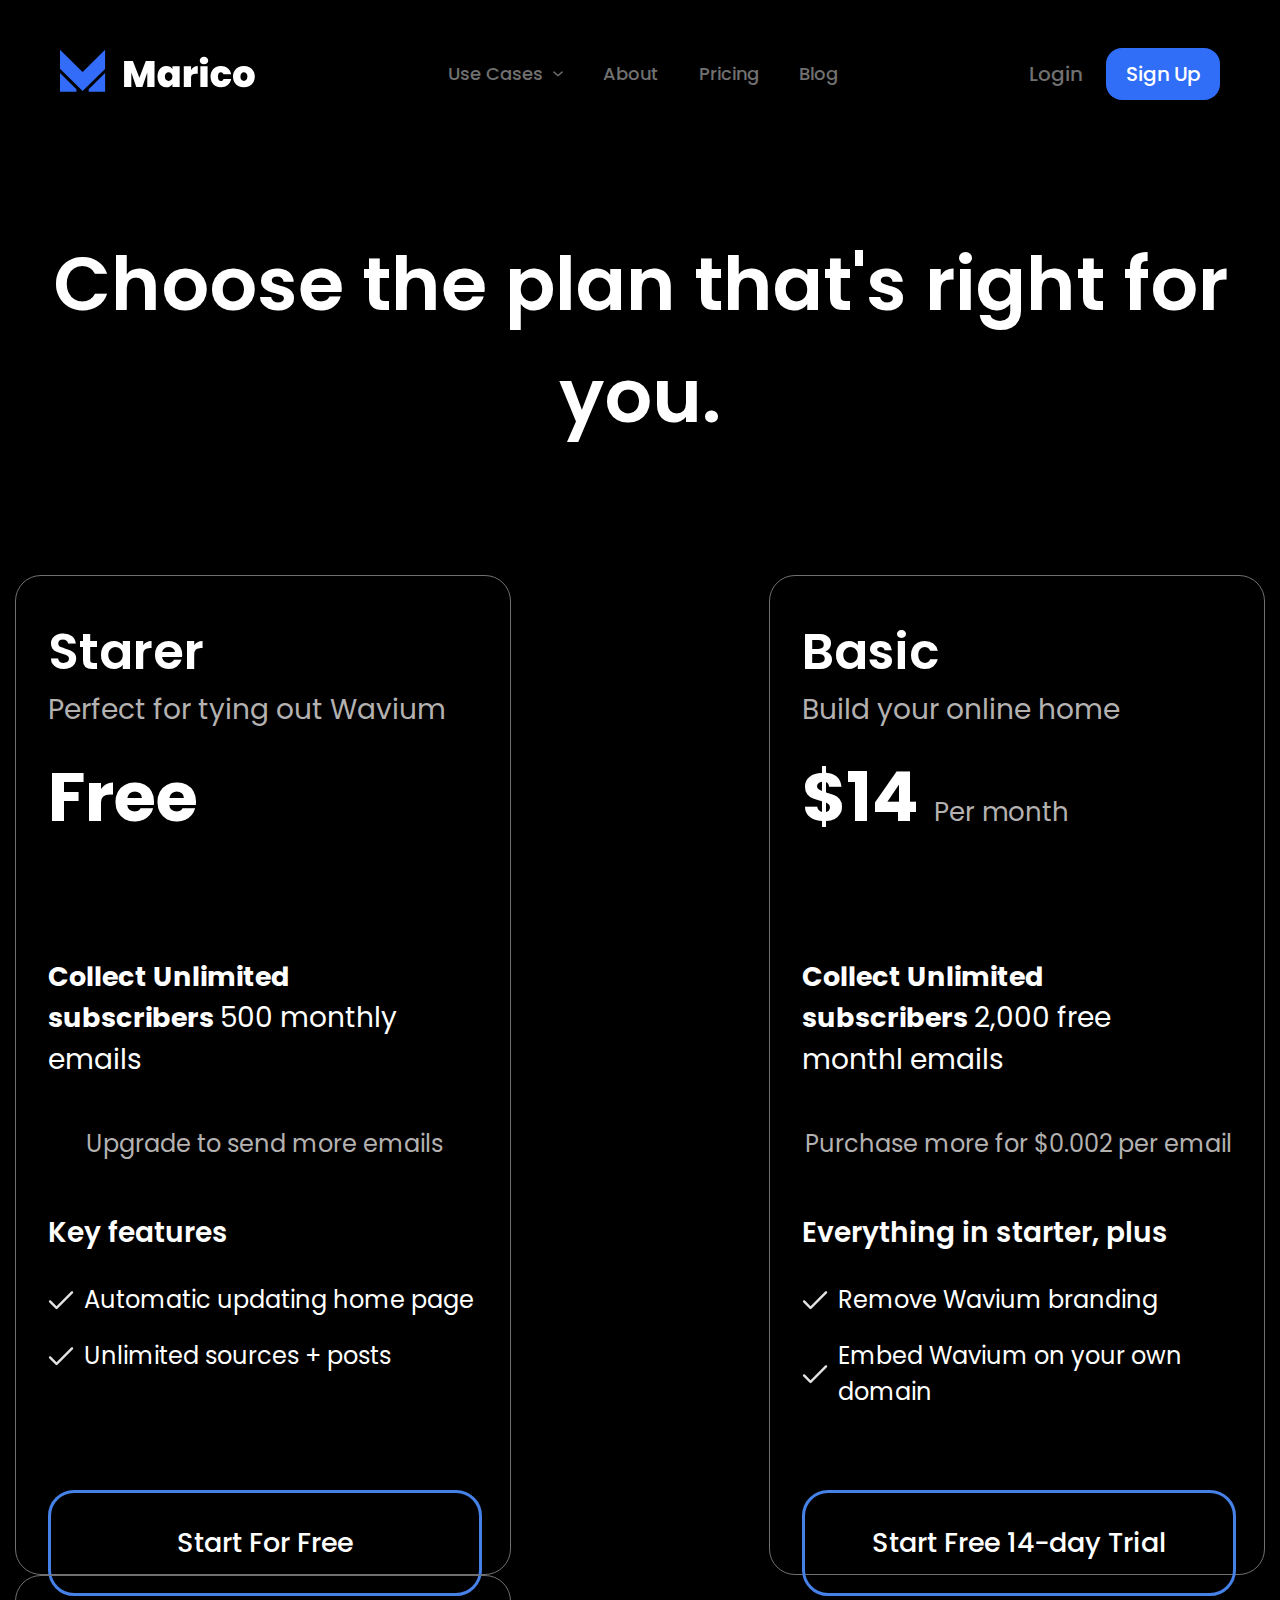
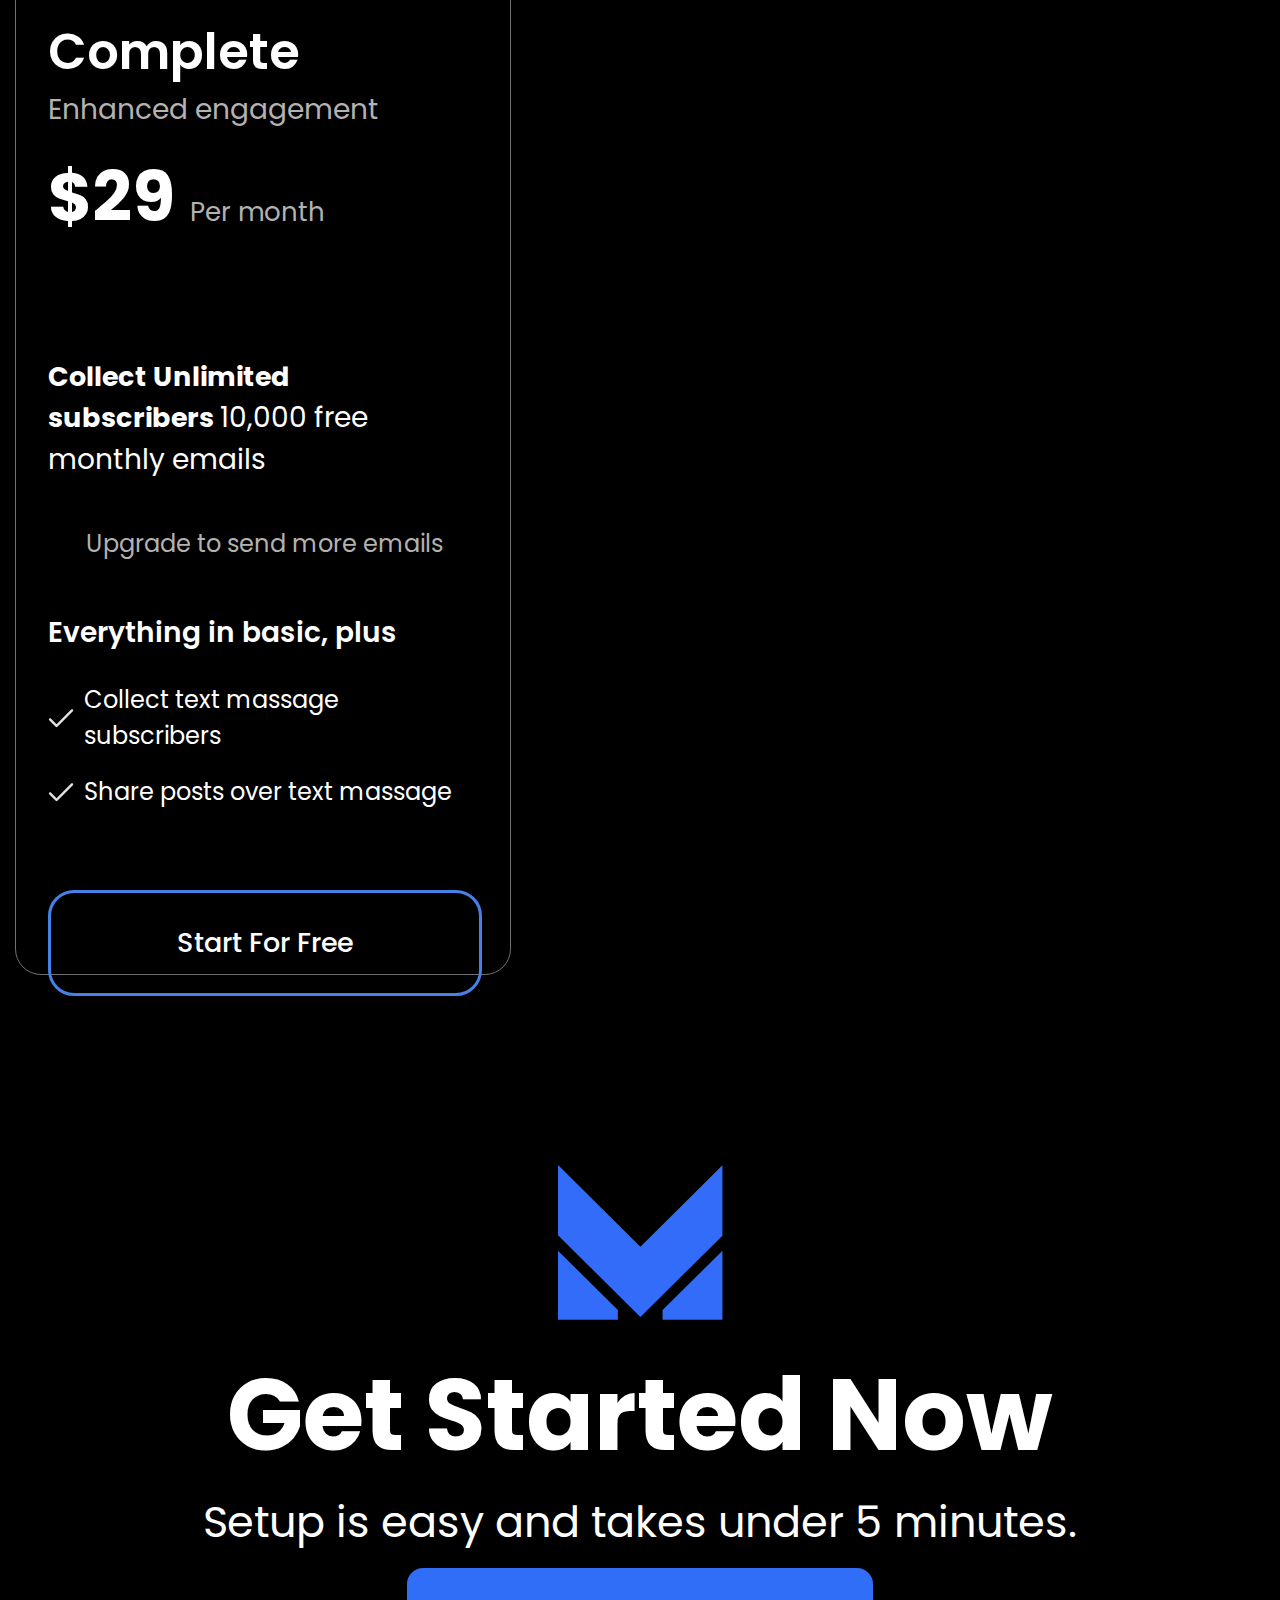
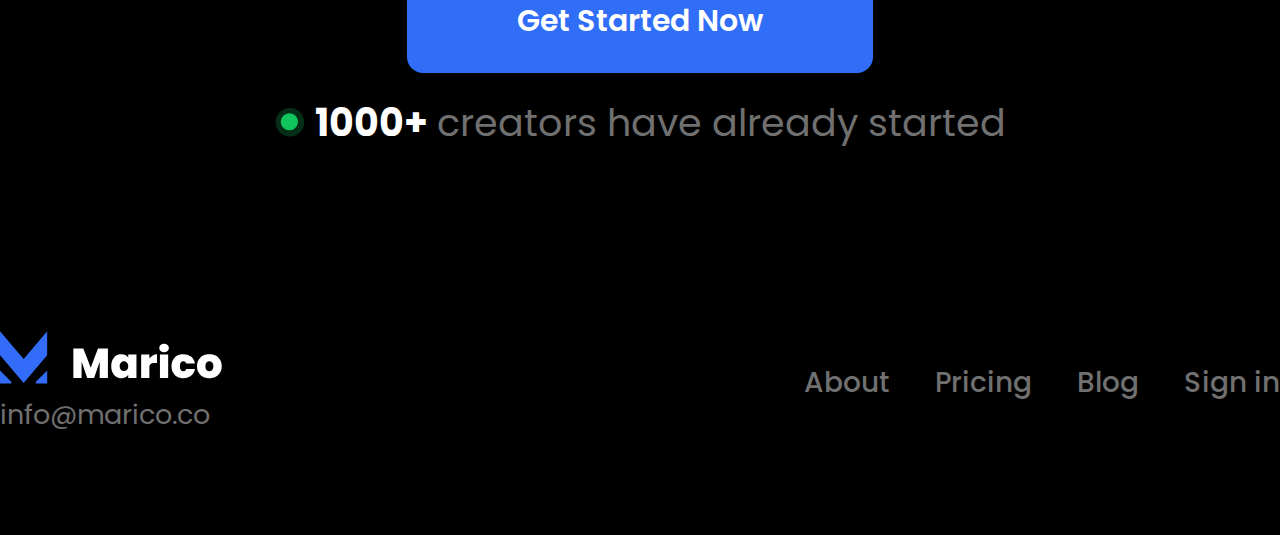
<file: pricing.html>
<!DOCTYPE html>
<html lang="en">
  <head>
    <meta charset="UTF-8" />
    <meta http-equiv="X-UA-Compatible" content="IE=edge" />
    <meta name="viewport" content="width=device-width, initial-scale=1.0" />
    <title>Marico</title>
    <link rel="preconnect" href="https://fonts.googleapis.com" />
    <link rel="preconnect" href="https://fonts.gstatic.com" crossorigin />
    <link rel="preconnect" href="https://fonts.googleapis.com" />
    <link rel="preconnect" href="https://fonts.gstatic.com" crossorigin />
    <link
      href="https://fonts.googleapis.com/css2?family=Poppins:wght@400;500;600;700;800&family=Roboto:wght@300;400;700;900&display=swap"
      rel="stylesheet"
    />
    <link rel="stylesheet" href="./css/style.min.css" />
  </head>

  <body class="main__body">
    <!-- Header -->
    <header>
      <!-- Navbar -->
      <nav>
        <div class="container">
          <div class="navbar">
            <div class="logo">
              <a href="./index.html"> <img src="./img/logo.svg" alt="marico logo" /> </a>
            </div>
            <ul class="menu">
              <div id="select">
                <input type="hidden" class="hidden__input" />
              </div>
              <li class="menu__item">
                <a href="./about.html" class="menu__item-link">About</a>
              </li>
              <li class="menu__item">
                <a href="./pricing.html" class="menu__item-link">Pricing</a>
              </li>
              <li class="menu__item">
                <a href="./blog.html" class="menu__item-link">Blog</a>
              </li>
            </ul>
            <div class="header__actions-wrapper">
              <div class="header__actions">
                <a href="#!" class="header__btn_log">Login</a>
              </div>
              <div class="header__actions">
                <a href="#!" class="button header__btn_sign">Sign Up</a>
              </div>
            </div>
            <div class="burger">
              <span></span>
            </div>
          </div>
        </div>
      </nav>
    </header>

    <!-- Main Page -->
    <main>
      <section class="section__pricing">
        <div class="container__pricing">
          <h1 class="pricing__title">Choose the plan that's right for you.</h1>
          <div class="pricing__card-wrapper">
            <div class="pricing__card">
              <div class="pricing__card-price">
                <h5 class="card__price-title">Starer</h5>
                <p class="card__price-subtitle">Perfect for tying out Wavium</p>
                <span class="card__price-tarif">Free</span>
              </div>
              <div class="pricing__card-description">
                <p class="description__card-title">
                  Collect Unlimited subscribers
                  <span class="description__card-title--fw400">500 monthly emails</span>
                </p>
                <h4 class="description__card-subtitle">Upgrade to send more emails</h4>
              </div>
              <div class="pricing__card-keys">
                <p class="pricing__card-features">Key features</p>
              </div>
              <div class="pricing__card-bonus">
                <img src="./img/done-arrow.svg" alt="down-arrow" />
                <p class="pricing__card-text">Automatic updating home page</p>
              </div>
              <div class="pricing__card-bonus">
                <img src="./img/done-arrow.svg" alt="down-arrow" />
                <p class="pricing__card-text">Unlimited sources + posts</p>
              </div>
              <div class="pricing__card-button pricing__card-button--first">
                <a class="pricing__card-btn" href="#!">Start For Free</a>
              </div>
            </div>
            <div class="pricing__card">
              <div class="pricing__card-price">
                <h5 class="card__price-title">Basic</h5>
                <p class="card__price-subtitle">Build your online home</p>
                <p class="card__price-tarif">
                  $14 <span class="card__price-tarif--small">Per month</span>
                </p>
              </div>
              <div class="pricing__card-description">
                <p class="description__card-title">
                  Collect Unlimited subscribers
                  <span class="description__card-title--fw400">2,000 free monthl emails</span>
                </p>
                <h4 class="description__card-subtitle">Purchase more for $0.002 per email</h4>
              </div>
              <div class="pricing__card-keys">
                <p class="pricing__card-features">Everything in starter, plus</p>
              </div>
              <div class="pricing__card-bonus">
                <img src="./img/done-arrow.svg" alt="down-arrow" />
                <p class="pricing__card-text">Remove Wavium branding</p>
              </div>
              <div class="pricing__card-bonus">
                <img src="./img/done-arrow.svg" alt="down-arrow" />
                <p class="pricing__card-text">Embed Wavium on your own domain</p>
              </div>
              <div class="pricing__card-button">
                <a class="pricing__card-btn" href="#!">Start Free 14-day Trial</a>
              </div>
            </div>
            <div class="pricing__card">
              <div class="pricing__card-price">
                <h5 class="card__price-title">Complete</h5>
                <p class="card__price-subtitle">Enhanced engagement</p>
                <p class="card__price-tarif">
                  $29 <span class="card__price-tarif--small">Per month</span>
                </p>
              </div>
              <div class="pricing__card-description">
                <p class="description__card-title">
                  Collect Unlimited subscribers
                  <span class="description__card-title--fw400">10,000 free monthly emails</span>
                </p>
                <h4 class="description__card-subtitle">Upgrade to send more emails</h4>
              </div>
              <div class="pricing__card-keys">
                <p class="pricing__card-features">Everything in basic, plus</p>
              </div>
              <div class="pricing__card-bonus">
                <img src="./img/done-arrow.svg" alt="down-arrow" />
                <p class="pricing__card-text">Collect text massage subscribers</p>
              </div>
              <div class="pricing__card-bonus">
                <img src="./img/done-arrow.svg" alt="down-arrow" />
                <p class="pricing__card-text">Share posts over text massage</p>
              </div>
              <div class="pricing__card-button">
                <a class="pricing__card-btn" href="#!">Start For Free</a>
              </div>
            </div>
          </div>
        </div>
      </section>
      <section class="started">
        <div class="container__started">
          <div class="started__logo">
            <img src="./img/started-logo.svg" alt="started logo" />
          </div>
          <div class="started__title">Get Started Now</div>
          <div class="started__subtitle">Setup is easy and takes under 5 minutes.</div>
          <div class="started__btn">
            <a class="button started__button" href="#!">Get Started Now</a>
          </div>
          <div class="creators">
            <img class="creators__img" src="./img/dot.svg" alt="dot icon" />
            <p class="creators__text--small">
              <span class="creators__text-bold--small">1000+</span> creators have already started
            </p>
          </div>
        </div>
      </section>
    </main>
    <!-- Footer -->
    <footer class="footer">
      <div class="container__footer">
        <div class="footer-wrapper">
          <div class="footer__logo">
            <a href="#!"><img src="./img/footer-logo.svg" alt="footer logo" /></a>
            <div class="footer__contact">
              <a class="footer__contact_link" href="mailto:info@marico.co">info@marico.co</a>
            </div>
          </div>
          <ul class="footer__list">
            <li class="footer__item"><a href="./about.html" class="footer__link">About</a></li>
            <li class="footer__item"><a href="./pricing.html" class="footer__link">Pricing</a></li>
            <li class="footer__item"><a href="./blog.html" class="footer__link">Blog</a></li>
            <li class="footer__item"><a href="#!" class="footer__link">Sign in</a></li>
          </ul>
        </div>
      </div>
    </footer>
  </body>

  <script src="./js/scripts.min.js"></script>
</html>
</file>
<file: css/style.min.css>
*{padding:0;margin:0;border:0}*,:after,:before{-webkit-box-sizing:border-box;box-sizing:border-box}aside,footer,header,nav,section{display:block}body{line-height:1;-ms-text-size-adjust:100%;-moz-text-size-adjust:100%;-webkit-text-size-adjust:100%}input::-ms-clear{display:none}button{cursor:pointer}button::-moz-focus-inner{padding:0;border:0}a,a:visited{text-decoration:none}a:hover{text-decoration:none}ul li{list-style:none}img{vertical-align:top}h1,h2,h3,h4,h5,h6{font-weight:inherit;font-size:inherit}.container{max-width:1680px;width:100%;margin:0 auto;padding:0 20px}body{font-family:Poppins,sans-serif;background-color:#000;color:#fff}body.locked{overflow:hidden}img{max-width:100%}.button{background-color:#306ef7;border-radius:16px}@-webkit-keyframes fade{0%{opacity:0}100%{opacity:1}}@keyframes fade{0%{opacity:0}100%{opacity:1}}nav{padding-top:46px;background-color:#000}.navbar{display:-webkit-box;display:-ms-flexbox;display:flex;-webkit-box-align:center;-ms-flex-align:center;align-items:center;-webkit-box-pack:justify;-ms-flex-pack:justify;justify-content:space-between;width:100%;height:56px}.logo a{color:#fff}.menu{display:-webkit-box;display:-ms-flexbox;display:flex;-webkit-box-align:center;-ms-flex-align:center;align-items:center;gap:40px}.menu__item-link{font-weight:500;font-size:20px;line-height:30px;color:#707070;-webkit-transition:color .3s ease-in-out;-o-transition:color .3s ease-in-out;transition:color .3s ease-in-out}.menu__item-link:hover{color:#3c82f4}.menu__item-link:focus{color:#1c59bc}.burger{display:none;cursor:pointer}.select{position:relative;z-index:10}.select__backdrop{position:fixed;left:0;top:0;right:0;bottom:0;background:0 0;z-index:-1;display:none}.select.open .select__dropdown{display:block}.select.open .select__input{border-bottom:none}.select.open .select__backdrop{display:block}.select__input{height:46px;border-radius:5px;display:-webkit-box;display:-ms-flexbox;display:flex;-webkit-box-align:center;-ms-flex-align:center;align-items:center;cursor:pointer;display:flex;-webkit-box-pack:justify;-ms-flex-pack:justify;justify-content:space-between;color:#707070;gap:10px;font-family:Poppins;font-weight:500;font-size:20px;line-height:30px}.select__input .select__arrow{pointer-events:none;width:10px}.select__input .select__arrow.open{-webkit-transform:rotate(180deg);-ms-transform:rotate(180deg);transform:rotate(180deg)}.select__input span{pointer-events:none}.select__dropdown{display:none;position:absolute;border:1px solid #ccc;border-radius:6px;top:46px;left:0;right:0;max-height:200px;overflow-y:auto;-webkit-box-shadow:2px 3px 5px rgba(0,0,0,.3);box-shadow:2px 3px 5px rgba(0,0,0,.3);color:#707070;font-family:Poppins;font-weight:500;font-size:20px;line-height:30px}.select__dropdown .select__list .select__item{padding:8px;border-bottom:1px solid #ccc;cursor:pointer;color:#707070}.select__dropdown .select__list .select__item.selected{background-color:rgba(255,255,255,.1)}.select__dropdown .select__list .select__item:hover{color:#3c82f4;background-color:rgba(255,255,255,.1);-webkit-transition:.15 background-color ease-in;-o-transition:.15 background-color ease-in;transition:.15 background-color ease-in}.header__actions-wrapper{display:-webkit-box;display:-ms-flexbox;display:flex;-webkit-box-align:center;-ms-flex-align:center;align-items:center;gap:24px}.header__btn_log{font-weight:500;font-size:20px;line-height:30px;color:#707070;-webkit-transition:color .3s ease-in-out;-o-transition:color .3s ease-in-out;transition:color .3s ease-in-out}.header__btn_log:hover{color:#3c82f4}.header__btn_sign{padding:12px 20px;font-weight:500;font-size:20px;line-height:30px;color:#fff;-webkit-transition:background-color .3s ease-in-out;-o-transition:background-color .3s ease-in-out;transition:background-color .3s ease-in-out}.header__btn_sign:hover{background-color:#1c59bc}.hero{padding-top:128px;padding-bottom:188px}.hero__title{font-weight:700;font-size:112px;line-height:168px;color:#fff}.hero__content{margin-bottom:35px}.container__hero{margin:0 auto;text-align:center}.text-gradient{color:transparent;-webkit-background-clip:text;background-clip:text;background-image:-webkit-gradient(linear,left top,right top,color-stop(1.9%,#fe6783),color-stop(97.1%,#ffbf84));background-image:-o-linear-gradient(left,#fe6783 1.9%,#ffbf84 97.1%);background-image:linear-gradient(90deg,#fe6783 1.9%,#ffbf84 97.1%)}.subscribe__title{font-weight:500;font-size:40px;line-height:60px;text-align:center;color:#fff;max-width:694px;margin:0 auto;margin-bottom:40px}.subscribe__actions_wrapper{display:-webkit-box;display:-ms-flexbox;display:flex;-webkit-box-align:center;-ms-flex-align:center;align-items:center;-webkit-box-pack:center;-ms-flex-pack:center;justify-content:center;gap:26px}.subscribe__btn_get{display:inline-block;padding:24px 74px;font-weight:500;font-size:20px;line-height:30px;color:#fff;-webkit-transition:backround-color .3s ease-in-out;-o-transition:backround-color .3s ease-in-out;transition:backround-color .3s ease-in-out}.subscribe__btn_get:hover{background-color:#1c59bc}.subscribe__btn_view{display:inline-block;padding:24px 89px;font-weight:500;font-size:20px;line-height:30px;border:1px solid #707070;color:#707070;border-radius:8px;-webkit-transition:background-color .3s ease-in-out,color .3s ease-in-out;-o-transition:background-color .3s ease-in-out,color .3s ease-in-out;transition:background-color .3s ease-in-out,color .3s ease-in-out}.subscribe__btn_view:hover{background-color:#1c59bc;color:#fff;border:1px solid transparent}.creators{display:-webkit-box;display:-ms-flexbox;display:flex;-webkit-box-align:center;-ms-flex-align:center;align-items:center;-webkit-box-pack:center;-ms-flex-pack:center;justify-content:center;-ms-flex-wrap:wrap;flex-wrap:wrap;gap:10px;margin-top:21px}.creators__text{font-weight:400;font-size:25px;line-height:38px;text-align:center;color:#707070}.creators__text-bold{font-weight:700;font-size:25px;line-height:38px;color:#fff}.marico{padding-bottom:182px}.marico__title{font-weight:600;font-size:75px;line-height:112px;color:#fff;text-align:center;margin-bottom:64px}.marico__reason{display:-webkit-box;display:-ms-flexbox;display:flex;-webkit-box-orient:vertical;-webkit-box-direction:normal;-ms-flex-direction:column;flex-direction:column;gap:10px;-webkit-box-align:center;-ms-flex-align:center;align-items:center;-webkit-box-pack:center;-ms-flex-pack:center;justify-content:center}.marico__reason_wrapper{display:-webkit-box;display:-ms-flexbox;display:flex;-ms-flex-wrap:wrap;flex-wrap:wrap;-webkit-box-align:center;-ms-flex-align:center;align-items:center;max-width:1483px;margin:0 auto;-webkit-box-pack:justify;-ms-flex-pack:justify;justify-content:space-between}.marico__reason_title{font-weight:600;font-size:35px;line-height:52px;color:#fff}.marico__reason_description{font-weight:400;font-size:22px;line-height:33px;color:#707070}.marico__top{display:-webkit-box;display:-ms-flexbox;display:flex;-webkit-box-align:center;-ms-flex-align:center;align-items:center;gap:8px}.content{display:-webkit-box;display:-ms-flexbox;display:flex;-webkit-box-orient:vertical;-webkit-box-direction:normal;-ms-flex-direction:column;flex-direction:column;-webkit-box-align:center;-ms-flex-align:center;align-items:center;-webkit-box-pack:center;-ms-flex-pack:center;justify-content:center;-ms-flex-wrap:wrap;flex-wrap:wrap;padding-top:162px}.content__subtitle{font-weight:600;font-size:25px;line-height:38px;color:#3c82f4;text-transform:uppercase}.content__title{font-weight:600;font-size:75px;line-height:112px;text-align:center;color:#fff}.content__description{margin-bottom:34px;font-weight:400;font-size:30px;line-height:45px;text-align:center;color:#707070;max-width:930px}.content__btn{font-weight:600;font-size:20px;line-height:30px;color:#707070;padding:24px 38px;border:1px solid #707070;border-radius:8px}.home{padding-bottom:71px}.home__subtitle{font-weight:500;font-size:30px;line-height:45px;color:#fff;margin-bottom:80px}.home__title{font-weight:600;font-size:75px;line-height:112px;color:#fff;margin-bottom:30px}.home__list{padding-left:40px;counter-reset:section;list-style-type:none}.home__item{font-weight:400;font-size:23px;line-height:34px;color:#fff;margin-bottom:12px;position:relative}.home__item::before{counter-increment:section;content:counters(section, ".") " ";width:33px;height:33px;background:#2d2d2d;border-radius:50%;display:-webkit-box;display:-ms-flexbox;display:flex;-webkit-box-align:center;-ms-flex-align:center;align-items:center;-webkit-box-pack:center;-ms-flex-pack:center;justify-content:center;position:absolute;left:-42px;font-weight:500;font-size:18px;line-height:27px;color:#fff}.home__actions{display:-webkit-box;display:-ms-flexbox;display:flex;-webkit-box-align:center;-ms-flex-align:center;align-items:center;gap:24px;margin-top:66px;-ms-flex-wrap:wrap;flex-wrap:wrap}.home__btn--fill{display:inline-block;font-weight:500;font-size:20px;line-height:30px;color:#fff;padding:18px 22px}.home__btn--outline{display:inline-block;font-weight:500;font-size:20px;line-height:30px;color:#707070;padding:18px 38px;border:1px solid #707070;border-radius:16px}.home-wrapper{display:-webkit-box;display:-ms-flexbox;display:flex;-webkit-box-pack:justify;-ms-flex-pack:justify;justify-content:space-between;-webkit-box-align:start;-ms-flex-align:start;align-items:flex-start}.left__side{padding-left:180px}.text-blue{font-weight:600;font-size:75px;line-height:112px;text-align:right;color:#3c82f4;margin-left:16px}.right__side{position:relative}.right__side::after{content:"";display:block;width:309px;height:276px;background-color:#8b8b8b;position:absolute;top:440px;right:190px;z-index:-1}.spotify__img{-webkit-filter:drop-shadow(0 30px 50px rgba(0, 0, 0, .4));filter:drop-shadow(0 30px 50px rgba(0, 0, 0, .4))}.share{padding-top:71px;padding-bottom:190px}.share__button{margin-top:50px;display:-webkit-box;display:-ms-flexbox;display:flex;-webkit-box-align:center;-ms-flex-align:center;align-items:center;-webkit-box-pack:center;-ms-flex-pack:center;justify-content:center}.share__btn{display:inline-block;padding:20px 80px;font-weight:500;font-size:20px;line-height:30px;color:#fff}.step__subtitle{font-style:normal;font-weight:600;font-size:25px;line-height:38px;color:#3c82f4;text-transform:uppercase;text-align:center}.step__title{font-weight:600;font-size:75px;line-height:112px;color:#fff;text-align:center}.step__description{font-weight:400;font-size:30px;line-height:45px;text-align:center;color:#707070;max-width:886px;margin:0 auto}.share-info{margin-top:196px;display:-webkit-box;display:-ms-flexbox;display:flex;-webkit-box-align:center;-ms-flex-align:center;align-items:center;gap:23px;padding:0 95px}.one-link{background:#0d0d0d;width:854px;height:666px;padding-top:33px;padding-left:45px;position:relative}.one-link:after{content:"";position:absolute;background-image:url(../img/mobile.svg);background-size:cover;background-repeat:no-repeat;right:0;bottom:0;width:788px;height:338px}.one-link__subtitle{font-weight:400;font-size:30px;line-height:45px;color:#0fc65c;margin-bottom:24px}.one-link__text{font-weight:600;font-size:80px;line-height:120px;color:#919191}.text-bold--white{font-weight:600;font-size:80px;line-height:120px;color:#fff}.subscribes{background:#0d0d0d;width:854px;height:666px;padding-top:33px;padding-left:30px;position:relative}.subscribes__subtitle{font-weight:400;font-size:30px;line-height:45px;color:#0fc65c;margin-bottom:96px}.subscribes__text{font-weight:700;font-size:80px;line-height:93px;color:#919191}.create{padding-bottom:100px}.create .right__side--sm{position:relative}.create .right__side--sm::after{content:"";display:block;width:309px;height:276px;background-color:#8b8b8b;position:absolute;top:340px;right:190px;z-index:-1}.expert__title{font-weight:600;font-size:75px;line-height:112px;color:#fff;text-align:center;margin-bottom:50px}.container__expert{max-width:1826px;margin:0 auto}.expert-img{mix-blend-mode:normal;opacity:.45}.helped__title{font-weight:600;font-size:70px;line-height:105px;text-align:center;color:#fff;max-width:1236px;margin:0 auto}.hepled__container{background-image:url(../img/creators-claim.png);background-position:center;background-repeat:no-repeat;background-size:cover;padding:300px 0}.started{padding-bottom:180px}.started__logo{margin-bottom:20px}.started__title{font-weight:700;font-size:100px;line-height:150px;color:#fff}.started__subtitle{font-weight:400;font-size:43px;line-height:64px;color:#fff;margin-bottom:14px}.started__button{display:inline-block;font-weight:600;font-size:30px;line-height:45px;color:#fff;padding:30px 110px}.container__started{margin:0 auto;text-align:center}.creators__text--small{font-weight:400;font-size:38px;line-height:57px;text-align:center;color:#707070}.creators__text-bold--small{font-weight:700;font-size:38px;line-height:57px;color:#fff}.container__footer{max-width:1640px;margin:0 auto}.footer-wrapper{display:-webkit-box;display:-ms-flexbox;display:flex;-webkit-box-align:center;-ms-flex-align:center;align-items:center;-webkit-box-pack:justify;-ms-flex-pack:justify;justify-content:space-between}.footer{padding-bottom:100px}.footer__contact_link{font-weight:400;font-size:27px;line-height:40px;color:#707070}.footer__list{display:-webkit-box;display:-ms-flexbox;display:flex;-webkit-box-align:center;-ms-flex-align:center;align-items:center;gap:45px}.footer__link{font-weight:500;font-size:28px;line-height:42px;color:#707070;-webkit-transition:color .3s ease-in-out;-o-transition:color .3s ease-in-out;transition:color .3s ease-in-out}.footer__link:hover{color:#3c82f4}.about{padding-top:122px}.about__logo{text-align:center;margin-bottom:50px}.about__content{display:-webkit-box;display:-ms-flexbox;display:flex;-webkit-box-orient:vertical;-webkit-box-direction:normal;-ms-flex-direction:column;flex-direction:column;-webkit-box-align:center;-ms-flex-align:center;align-items:center;-webkit-box-pack:center;-ms-flex-pack:center;justify-content:center;-ms-flex-wrap:wrap;flex-wrap:wrap;text-align:center}.about__content_subtitle{font-weight:600;font-size:25px;line-height:38px;text-transform:uppercase;color:#306ef7}.about__content_title{max-width:938px;font-weight:600;font-size:75px;line-height:112px;color:#fff}.about__content_description{font-weight:400;font-size:30px;line-height:45px;max-width:994px;color:#fff}.about__description{padding-top:186px;font-weight:400;font-size:28px;line-height:42px;color:#fff;max-width:1150px;margin:0 auto;display:-webkit-box;display:-ms-flexbox;display:flex;-webkit-box-orient:vertical;-webkit-box-direction:normal;-ms-flex-direction:column;flex-direction:column;-webkit-box-align:center;-ms-flex-align:center;align-items:center;-webkit-box-pack:center;-ms-flex-pack:center;justify-content:center}.about__deescription_text--mb45{margin-bottom:45px}.about__deescription_text--mb57{margin-bottom:57px}.about__deescription_text--mb16{margin-bottom:16px}.about__deescription_text--mb30{margin-bottom:30px}.about__deescription_text--mb54{margin-bottom:54px}.about__deescription_text--mb56{padding-bottom:56px;margin-right:auto;mix-blend-mode:normal;opacity:.5;border-bottom:1.5px solid #828282;margin-bottom:188px}.team{padding-bottom:188px}.team__subtitle{font-weight:600;font-size:25px;line-height:38px;text-transform:uppercase;color:#306ef7;text-align:center}.team__title{font-weight:600;font-size:75px;line-height:112px;color:#fff;text-align:center;margin-bottom:60px}.container__team{max-width:1058px;margin:0 auto}.profile-wrapper{display:-webkit-box;display:-ms-flexbox;display:flex;-webkit-box-align:center;-ms-flex-align:center;align-items:center;-webkit-box-pack:justify;-ms-flex-pack:justify;justify-content:space-between;-ms-flex-wrap:wrap;flex-wrap:wrap}.profile{display:-webkit-box;display:-ms-flexbox;display:flex;-webkit-box-orient:vertical;-webkit-box-direction:normal;-ms-flex-direction:column;flex-direction:column;-webkit-box-align:center;-ms-flex-align:center;align-items:center;-webkit-box-pack:center;-ms-flex-pack:center;justify-content:center;-ms-flex-wrap:wrap;flex-wrap:wrap}.profile__avatar{margin-bottom:17px}.profile__social{color:#fff}.profile__name{font-weight:700;font-size:35px;line-height:52px;color:#fff}.profile__job{font-weight:400;font-size:19px;line-height:28px;color:#7f7f7f;margin-bottom:21px}.profile__link{font-weight:500;font-size:20px;line-height:30px;text-align:right;color:#fff;display:-webkit-box;display:-ms-flexbox;display:flex;-webkit-box-align:center;-ms-flex-align:center;align-items:center;gap:8px}.section__pricing{padding-bottom:190px}.container__pricing{max-width:1670px;padding:0 15px;margin:0 auto}.pricing__title{text-align:center;font-weight:600;font-size:75px;line-height:112px;color:#fff;padding-top:126px;padding-bottom:123px}.pricing__card-wrapper{display:-webkit-box;display:-ms-flexbox;display:flex;-webkit-box-pack:justify;-ms-flex-pack:justify;justify-content:space-between;-webkit-box-align:center;-ms-flex-align:center;align-items:center;-ms-flex-wrap:wrap;flex-wrap:wrap}.pricing__card{width:496px;height:1000px;border:1px solid #707070;border-radius:26px;padding-right:30px;padding-left:32px;padding-top:38px;padding-bottom:36px}.pricing__card-features{font-weight:600;font-size:28px;line-height:42px;color:#fff;margin-bottom:28px}.pricing__card-bonus{display:-webkit-box;display:-ms-flexbox;display:flex;-webkit-box-align:center;-ms-flex-align:center;align-items:center;-webkit-column-gap:10px;-moz-column-gap:10px;column-gap:10px;row-gap:20px;margin-bottom:20px}.pricing__card-text{font-weight:400;font-size:24px;line-height:36px;color:#fff}.pricing__card-button{margin-top:60px;display:inline-block;font-weight:500;font-size:27px;line-height:40px;border:3.5px solid #4681e7;border-radius:26px;cursor:pointer;-webkit-transition:all .3s ease;-o-transition:all .3s ease;transition:all .3s ease}.pricing__card-button:hover{background-color:#fff;border:3px solid transparent}.pricing__card-btn{color:#fff;height:100px;width:428px;display:-webkit-box;display:-ms-flexbox;display:flex;-webkit-box-align:center;-ms-flex-align:center;align-items:center;-webkit-box-pack:center;-ms-flex-pack:center;justify-content:center;-webkit-transition:all .3s ease;-o-transition:all .3s ease;transition:all .3s ease}.pricing__card-btn:hover{color:#3c82f4}.pricing__card-button--first{margin-top:96px}.card__price-title{font-weight:600;font-size:50px;line-height:75px;color:#fff}.card__price-subtitle{font-weight:400;font-size:28px;line-height:42px;color:#b4b1b1;margin-bottom:14px}.card__price-tarif{font-weight:700;font-size:69px;line-height:104px;color:#fff}.card__price-tarif--small{font-weight:400;font-size:26px;line-height:39px;color:#b4b1b1}.description__card-title{font-weight:700;font-size:27px;line-height:40px;color:#fff;max-width:409px;margin-top:108px;margin-bottom:45px}.description__card-title--fw400{font-weight:400;font-size:28px;line-height:42px;color:#fff}.description__card-subtitle{font-weight:400;font-size:24px;line-height:36px;color:#b4b1b1;text-align:center;margin-bottom:50px}.content{margin-bottom:130px}.content-blog__title{font-weight:600;font-size:120px;color:#fff;text-align:center}.content-blog__subtitle{font-weight:400;font-size:30px;line-height:45px;color:#fff;text-align:center}.wrapper{display:-webkit-box;display:-ms-flexbox;display:flex;-webkit-box-pack:justify;-ms-flex-pack:justify;justify-content:space-between;-webkit-box-align:center;-ms-flex-align:center;align-items:center;gap:23px;max-width:1255px;gap:24px;margin:0 auto}.social-card{padding:30px;border:1px solid #707070;border-radius:10px;margin-bottom:30px;cursor:pointer}.social-card img{margin-bottom:17px}.social-card__link{margin-bottom:11px;font-weight:600;font-size:30px;color:#fff}.social-card__text{font-weight:400;font-size:23px;line-height:34px;color:#828282;max-width:326px}@media (max-width:1499.98px){.home-wrapper{-webkit-box-orient:vertical;-webkit-box-direction:normal;-ms-flex-direction:column;flex-direction:column;-webkit-box-align:center;-ms-flex-align:center;align-items:center;-webkit-box-pack:center;-ms-flex-pack:center;justify-content:center}.left__side{padding-left:0}.one-link:after{width:400px;height:200px}.one-link__subtitle{font-size:24px;line-height:20px}.one-link__text{font-size:64px;line-height:86px}.text-bold--white{font-size:64px;line-height:86px}.subscribes__subtitle{font-size:24px;line-height:20px;margin-bottom:24px}.subscribes__text{font-size:64px;line-height:86px}}@media (max-width:1449.98px){.container{max-width:1200px}.menu__item-link{font-size:18px}.select__input{font-size:18px}.select__dropdown{font-size:18px}.content-blog__title{font-size:86px}.content-blog__subtitle{font-size:24px}}@media (max-width:991.98px){.container{max-width:970px}.select{display:none}.header__actions-wrapper{margin-left:auto;margin-right:50px}.marico__reason_wrapper{-webkit-box-orient:vertical;-webkit-box-direction:normal;-ms-flex-direction:column;flex-direction:column}.share-info{-webkit-box-orient:vertical;-webkit-box-direction:normal;-ms-flex-direction:column;flex-direction:column;-ms-flex-wrap:wrap;flex-wrap:wrap;-webkit-box-align:center;-ms-flex-align:center;align-items:center;-webkit-box-pack:center;-ms-flex-pack:center;justify-content:center;padding-left:0;padding-right:0}.one-link{width:90%}.subscribes{width:90%}.about__content_subtitle{font-size:20px;line-height:24px;margin-bottom:20px}.about__content_title{font-size:42px;line-height:64px}.about__content_description{font-size:16px;line-height:32px}.about__description{font-size:20px;line-height:32px;padding:0 15px}.wrapper{display:block;-ms-flex-preferred-size:50%;flex-basis:50%;padding:0 20px}}@media screen and (max-width:991.98px){.menu{position:fixed;background:#000;left:0;top:0;height:100vh;width:100vw;display:none}.menu.active{display:-webkit-box;display:-ms-flexbox;display:flex;left:0;top:0;height:100vh;width:100vw;-webkit-box-orient:vertical;-webkit-box-direction:normal;-ms-flex-direction:column;flex-direction:column;pointer-events:all;-webkit-box-pack:center;-ms-flex-pack:center;justify-content:center;-webkit-box-align:center;-ms-flex-align:center;align-items:center;z-index:22;-webkit-animation:fade .1s linear;animation:fade .1s linear}.burger{display:block;position:relative;height:20px;width:30px;z-index:102;cursor:pointer}.burger.active-burger:before{background:white;-webkit-transform:rotate(45deg);-ms-transform:rotate(45deg);transform:rotate(45deg);-webkit-transition:cubic-bezier(.785,.135,.15,.86) .3s all;-o-transition:cubic-bezier(.785,.135,.15,.86) .3s all;transition:cubic-bezier(.785,.135,.15,.86) .3s all;top:8px}.burger.active-burger:after{background:white;-webkit-transform:rotate(-45deg);-ms-transform:rotate(-45deg);transform:rotate(-45deg);bottom:10px;-webkit-transition:cubic-bezier(.785,.135,.15,.86) .3s all;-o-transition:cubic-bezier(.785,.135,.15,.86) .3s all;transition:cubic-bezier(.785,.135,.15,.86) .3s all}.burger.active-burger span{-webkit-transform:scale(0);-ms-transform:scale(0);transform:scale(0)}.burger:after,.burger:before{content:"";position:absolute;height:2px;width:100%;background:white;-webkit-transition:cubic-bezier(.785,.135,.15,.86) .3s all;-o-transition:cubic-bezier(.785,.135,.15,.86) .3s all;transition:cubic-bezier(.785,.135,.15,.86) .3s all}.burger:before{top:0}.burger::after{bottom:0}.burger span{position:absolute;top:9px;right:0;width:100%;background:white;height:2px;-webkit-transform:scale(1);-ms-transform:scale(1);transform:scale(1);-webkit-transition:cubic-bezier(.785,.135,.15,.86) .3s all;-o-transition:cubic-bezier(.785,.135,.15,.86) .3s all;transition:cubic-bezier(.785,.135,.15,.86) .3s all}.menu__item-link{color:#fff;font-size:24px}.menu__item-link:hover{color:#3c82f4}}@media (max-width:767.98px){.container{max-width:740px}.header__actions-wrapper{display:none}.hero{padding-top:106px}.hero__title{font-size:62px;line-height:100px}.hero__content{margin-bottom:16px}.subscribe__title{font-size:26px;max-width:600px;margin-bottom:25px}.subscribe__actions_wrapper{-webkit-box-orient:vertical;-webkit-box-direction:normal;-ms-flex-direction:column;flex-direction:column;gap:16px}.creators__text{font-size:22px}.creators__text-bold{font-size:22px}.marico__title{margin-bottom:50px;font-size:64px}.marico__reason{margin:0 auto;margin-bottom:50px}.content__title{font-size:54px;line-height:96px}.content__description{font-size:22px;line-height:30px}.home__subtitle{font-size:24px;margin-bottom:40px}.home__title{font-size:50px;line-height:60px;margin-bottom:20px}.home__item{font-size:16px}.home__actions{-webkit-box-orient:vertical;-webkit-box-direction:normal;-ms-flex-direction:column;flex-direction:column;margin-top:40px;gap:16px}.home-wrapper{gap:20px}.text-blue{font-size:50px;line-height:60px;margin-bottom:14px}.right__side::after{display:none}.one-link{height:366px}.one-link:after{width:250px;height:100px}.one-link__subtitle{font-size:18px}.one-link__text{font-size:36px;line-height:28px}.text-bold--white{font-size:48px;line-height:46px}.subscribes{height:366px}.subscribes__subtitle{font-size:20px}.subscribes__text{font-size:36px;line-height:46px}.create .right__side--sm::after{display:none}.expert__title{font-size:48px;line-height:56px}.helped__title{font-size:36px;line-height:66px}.started__title{font-size:60px;line-height:86px}.started__subtitle{font-size:24px;line-height:36px}.started__button{font-size:22px;line-height:22px;padding:20px 80px}.creators__text--small{font-size:22px;line-height:32px}.creators__text-bold--small{font-size:28px;line-height:42px}.footer-wrapper{-webkit-box-orient:vertical;-webkit-box-direction:normal;-ms-flex-direction:column;flex-direction:column;-webkit-box-align:center;-ms-flex-align:center;align-items:center;-webkit-box-pack:center;-ms-flex-pack:center;justify-content:center;gap:60px}.footer__contact_link{font-size:24px;line-height:32px}.footer__list{gap:40px}.footer__link{font-size:24px;line-height:32px}.profile-wrapper{-webkit-box-orient:vertical;-webkit-box-direction:normal;-ms-flex-direction:column;flex-direction:column;gap:20px}.pricing__title{font-size:64px}.pricing__card-wrapper{-webkit-box-align:center;-ms-flex-align:center;align-items:center;-webkit-box-pack:center;-ms-flex-pack:center;justify-content:center;gap:20px}.pricing__card-features{font-size:23px}.pricing__card-text{font-size:16px}.pricing__card-button{font-size:16px}.pricing__card-btn{width:260px;height:80px}.pricing__card-button--first{margin-top:60px}.card__price-title{font-size:32px}.card__price-subtitle{font-size:18px}.card__price-tarif{font-size:32px}.card__price-tarif--small{font-size:18px}.description__card-title{font-size:24px;margin-top:40px}.description__card-title--fw400{font-size:24px}.description__card-subtitle{font-size:18px}}@media (max-width:479.98px){.container{max-width:none}.hero{padding-top:70px;padding-bottom:120px}.hero__title{font-size:54px;line-height:50px}.hero__content{margin-bottom:25px}.subscribe__title{font-size:22px;max-width:600px;line-height:30px}.subscribe__btn_get{font-size:16px}.subscribe__btn_view{font-size:16px}.creators__text{font-size:16px}.creators__text-bold{font-size:16px}.marico__title{font-size:42px;line-height:60px}.marico__reason_title{font-size:22px}.marico__reason_description{font-size:14px}.content{padding-top:100px}.content__title{font-size:36px;line-height:50px}.content__description{font-size:18px;line-height:26px}.content__btn{padding:16px 24px}.home__subtitle{font-size:20px;text-align:center}.home__title{font-size:40px;text-align:center}.home__item::before{font-size:14px}.home__btn--fill{padding:18px 66px}.home__btn--outline{padding:18px 80px}.text-blue{font-size:40px;line-height:40px}.step__title{font-size:36px;line-height:54px}.step__description{font-size:22px;line-height:24px}.one-link:after{height:86px;width:180px}.one-link__subtitle{font-size:20px}.one-link__text{font-size:22px}.text-bold--white{font-size:22px}.subscribes__text{font-size:22px}.create{padding-bottom:50px}.home__subtitle{font-size:24px;line-height:0}.home__title{font-size:20px;line-height:0}.home__item{font-size:15px}.text-blue{font-size:20px;margin-left:3px}.expert__title{font-size:24px;line-height:32px}.helped__title{font-size:20px;line-height:36px}.hepled__container{padding:180px 0}.started__title{font-size:32px;line-height:46px}.started__subtitle{font-size:18px;line-height:24px}.started__button{font-size:18px;line-height:24px;font-size:16px}.creators__text--small{font-size:14px;line-height:30px}.creators__text-bold--small{font-size:18px;line-height:22px}.footer__list{gap:20px}.footer__link{font-size:16px;line-height:24px}.about__content_subtitle{font-size:18px}.about__content_title{font-size:20px;line-height:36px;margin-bottom:20px}.about__description{font-size:16px;line-height:24px;padding-top:60px}.about__deescription_text--mb45{margin-bottom:20px}.about__deescription_text--mb57{margin-bottom:20px}.about__deescription_text--mb54{margin-bottom:20px}.team__subtitle{font-size:20px}.team__title{font-size:20px;margin-bottom:10px}.pricing__title{font-size:32px;line-height:42px}.pricing__card{width:300px;height:980px}.pricing__card-features{font-size:16px}.pricing__card-text{font-size:16px}.pricing__card-button{margin:0;font-size:13px}.pricing__card-btn{width:180px;height:50px;display:-webkit-box;display:-ms-flexbox;display:flex;-webkit-box-align:center;-ms-flex-align:center;align-items:center;-webkit-box-pack:center;-ms-flex-pack:center;justify-content:center}.content{margin-bottom:60px}.content-blog__title{font-size:36px}.content-blog__subtitle{font-size:18px}.social-card__link{font-size:18px}.social-card__text{font-size:16px}}
</file>
